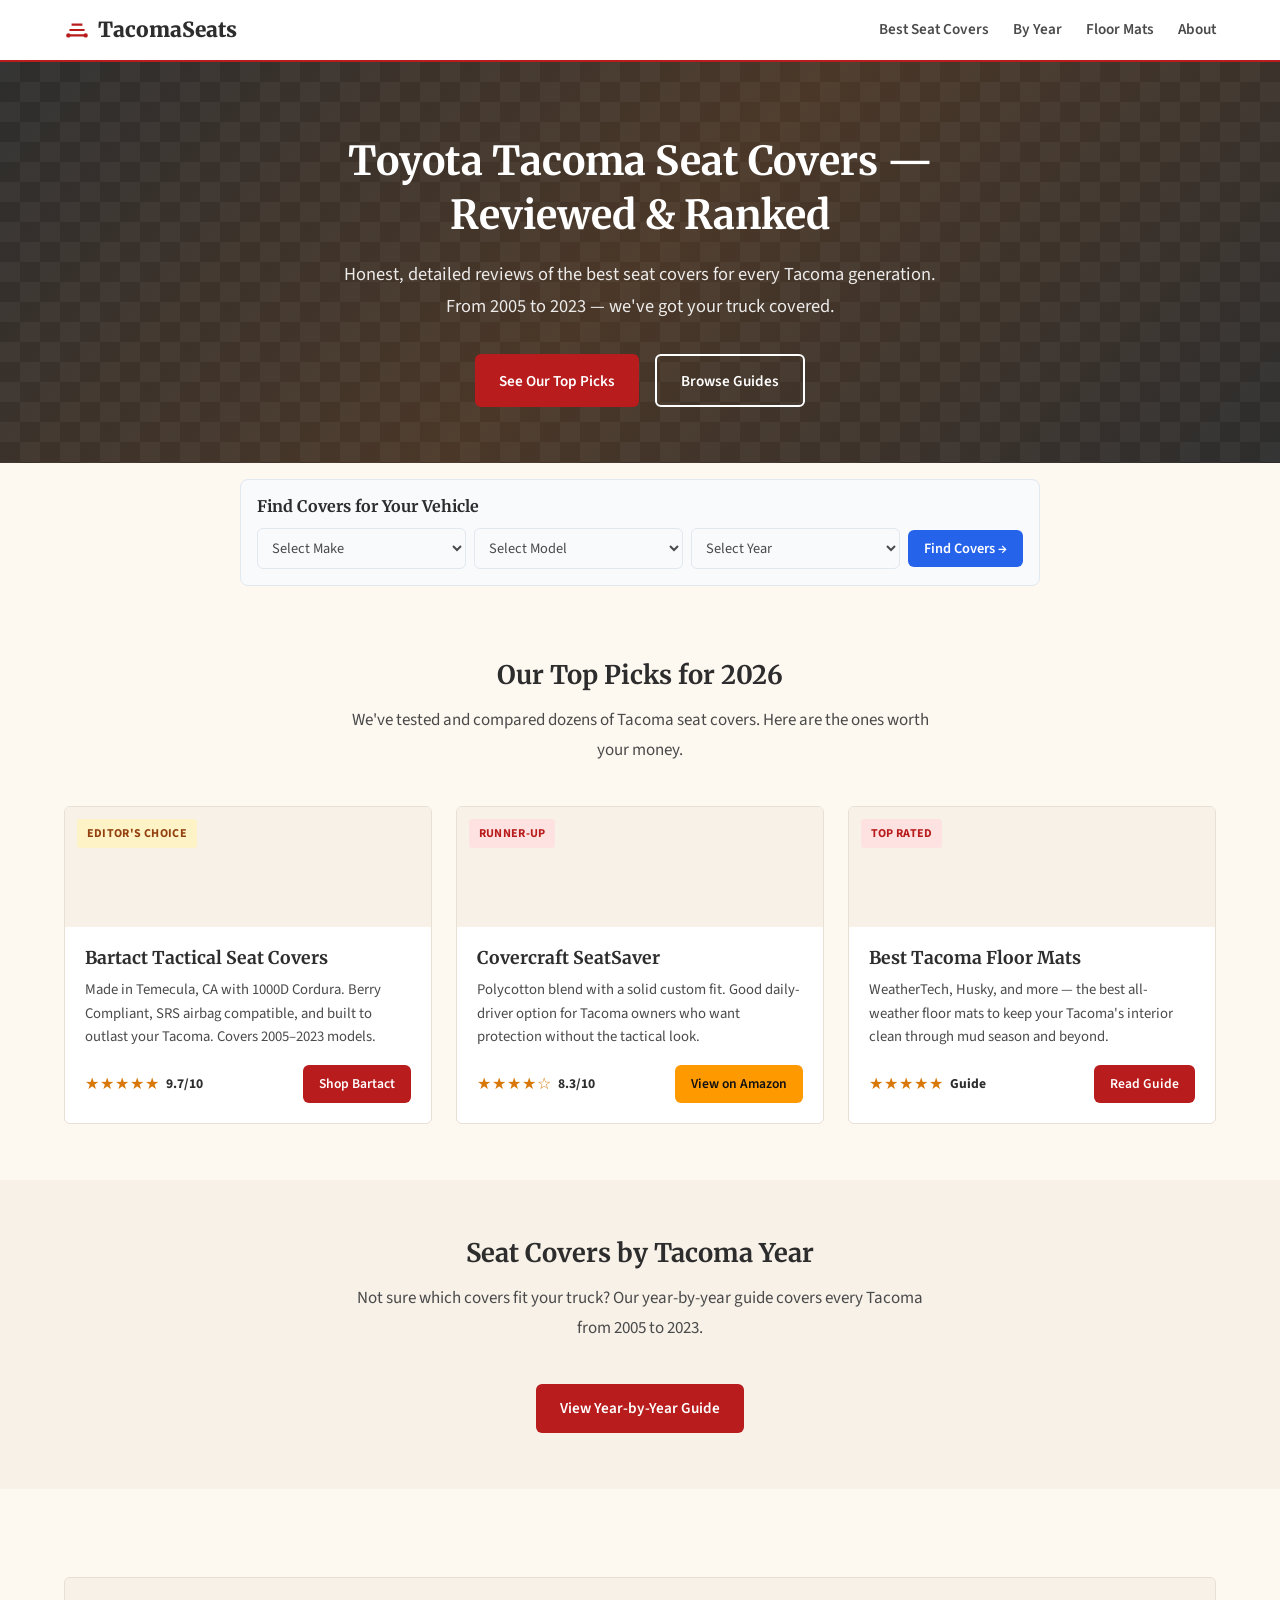
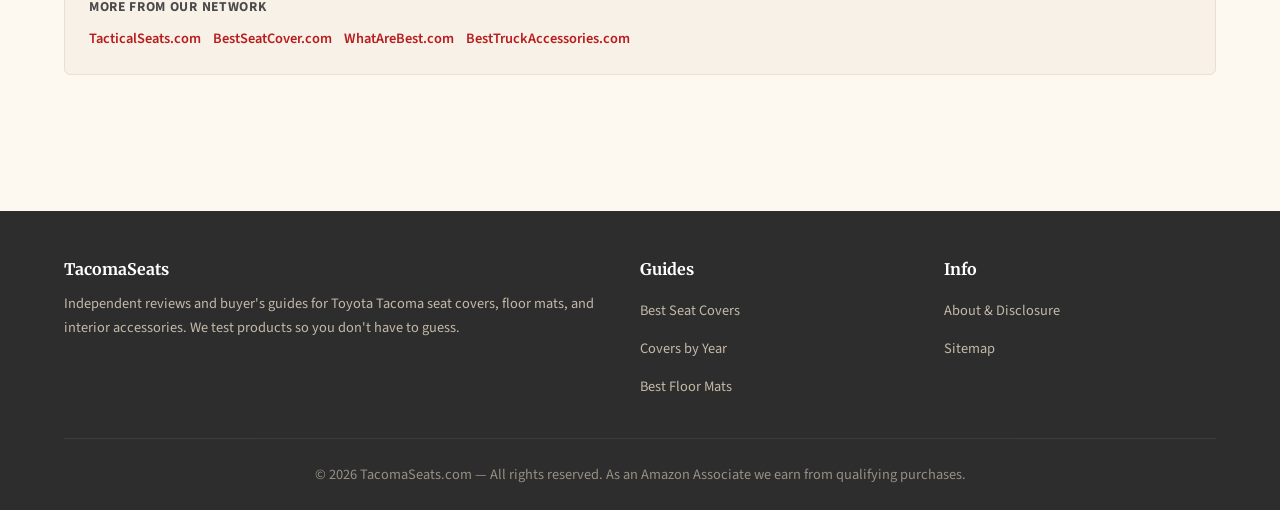
<file: index.html>
<!DOCTYPE html>
<html lang="en">
<head>
  <meta charset="UTF-8">
  <meta name="viewport" content="width=device-width, initial-scale=1.0">
  <title>Tacoma Seats — Best Seat Covers for Toyota Tacoma</title>
  <meta name="description" content="Find the best seat covers for your Toyota Tacoma. Expert reviews, year-by-year guides, and honest recommendations for 2005-2023 models.">
  <meta name="robots" content="index, follow">
  <link rel="canonical" href="https://tacomaseats.com/">
  <link rel="preconnect" href="https://fonts.googleapis.com">
  <link rel="preconnect" href="https://fonts.gstatic.com" crossorigin>
  <link href="https://fonts.googleapis.com/css2?family=Merriweather:wght@400;700;900&family=Source+Sans+Pro:wght@400;600;700&display=swap" rel="stylesheet">
  <link rel="stylesheet" href="css/style.css">

  <!-- Open Graph -->
  <meta property="og:title" content="Tacoma Seats — Best Seat Covers for Toyota Tacoma">
  <meta property="og:description" content="Expert reviews of the best seat covers for Toyota Tacoma. Honest buyer's guides for 2005-2023 models.">
  <meta property="og:type" content="website">
  <meta property="og:url" content="https://tacomaseats.com/">
  <meta property="og:site_name" content="Tacoma Seats">

  <!-- JSON-LD: WebSite -->
  <script type="application/ld+json">
  {
    "@context": "https://schema.org",
    "@type": "WebSite",
    "name": "Tacoma Seats",
    "url": "https://tacomaseats.com/",
    "description": "Expert reviews and buyer's guides for Toyota Tacoma seat covers and accessories.",
    "potentialAction": {
      "@type": "SearchAction",
      "target": "https://tacomaseats.com/?q={search_term_string}",
      "query-input": "required name=search_term_string"
    }
  }
  </script>

  <!-- JSON-LD: BreadcrumbList -->
  <script type="application/ld+json">
  {
    "@context": "https://schema.org",
    "@type": "BreadcrumbList",
    "itemListElement": [
      {
        "@type": "ListItem",
        "position": 1,
        "name": "Home",
        "item": "https://tacomaseats.com/"
      }
    ]
  }
  </script>
</head>
<body>

  <!-- Navbar -->
  <nav class="navbar" role="navigation" aria-label="Main navigation">
    <div class="container">
      <a href="/" class="navbar-brand">
        <svg xmlns="http://www.w3.org/2000/svg" viewBox="0 0 24 24" fill="none" stroke="currentColor" stroke-width="2"><path d="M5 17h14M5 12h14M7 7h10"/><circle cx="4" cy="17" r="1" fill="currentColor"/><circle cx="20" cy="17" r="1" fill="currentColor"/></svg>
        TacomaSeats
      </a>
      <button class="nav-toggle" aria-label="Toggle navigation" aria-expanded="false">
        <svg xmlns="http://www.w3.org/2000/svg" fill="none" viewBox="0 0 24 24" stroke="currentColor" stroke-width="2"><path stroke-linecap="round" stroke-linejoin="round" d="M4 6h16M4 12h16M4 18h16"/></svg>
      </button>
      <ul class="nav-links">
        <li><a href="best-tacoma-seat-covers.html">Best Seat Covers</a></li>
        <li><a href="tacoma-seat-covers-by-year.html">By Year</a></li>
        <li><a href="best-tacoma-floor-mats.html">Floor Mats</a></li>
        <li><a href="about.html">About</a></li>
      </ul>
    </div>
  </nav>

  <!-- Hero -->
  <section class="hero">
    <div class="container">
      <h1>Toyota Tacoma Seat Covers — Reviewed &amp; Ranked</h1>
      <p>Honest, detailed reviews of the best seat covers for every Tacoma generation. From 2005 to 2023 — we've got your truck covered.</p>
      <div class="hero-buttons">
        <a href="best-tacoma-seat-covers.html" class="btn btn-primary">See Our Top Picks</a>
        <a href="#featured" class="btn btn-outline">Browse Guides</a>
      </div>
    </div>
  </section>

<div class="vehicle-finder">
  <h3>Find Covers for Your Vehicle</h3>
  <div class="vehicle-finder-form">
    <select id="vf-make" aria-label="Select Make"><option value="">Select Make</option><option value="Jeep">Jeep</option><option value="Toyota">Toyota</option><option value="Ford">Ford</option></select>
    <select id="vf-model" aria-label="Select Model"><option value="">Select Model</option></select>
    <select id="vf-year" aria-label="Select Year"><option value="">Select Year</option></select>
    <button type="button" id="vf-go">Find Covers &rarr;</button>
  </div>
</div>

  <!-- Featured Picks -->
  <section class="section" id="featured">
    <div class="container">
      <div class="section-header">
        <h2>Our Top Picks for 2026</h2>
        <p>We've tested and compared dozens of Tacoma seat covers. Here are the ones worth your money.</p>
      </div>
      <div class="card-grid">

        <!-- Card 1: Bartact -->
        <div class="card">
          <div class="card-image"><span class="card-badge card-badge-gold">Editor's Choice</span></div>
          <div class="card-body">
            <h3 class="card-title"><a href="best-tacoma-seat-covers.html">Bartact Tactical Seat Covers</a></h3>
            <p class="card-text">Made in Temecula, CA with 1000D Cordura. Berry Compliant, SRS airbag compatible, and built to outlast your Tacoma. Covers 2005–2023 models.</p>
            <div class="card-footer">
              <div class="rating">
                <span class="stars">★★★★★</span>
                <span class="rating-score">9.7/10</span>
              </div>
              <a href="https://bullstrap.com/collections/toyota-tacoma-seat-covers-1" target="_blank" rel="noopener" class="btn btn-primary btn-sm" target="_blank" rel="noopener">Shop Bartact</a>
            </div>
          </div>
        </div>

        <!-- Card 2: Covercraft -->
        <div class="card">
          <div class="card-image"><span class="card-badge">Runner-Up</span></div>
          <div class="card-body">
            <h3 class="card-title"><a href="best-tacoma-seat-covers.html#covercraft">Covercraft SeatSaver</a></h3>
            <p class="card-text">Polycotton blend with a solid custom fit. Good daily-driver option for Tacoma owners who want protection without the tactical look.</p>
            <div class="card-footer">
              <div class="rating">
                <span class="stars">★★★★☆</span>
                <span class="rating-score">8.3/10</span>
              </div>
              <a href="https://www.amazon.com/dp/B00KMMERLI?tag=brazenprodu01-20" class="btn btn-amazon btn-sm" target="_blank" rel="noopener nofollow">View on Amazon</a>
            </div>
          </div>
        </div>

        <!-- Card 3: Floor Mats -->
        <div class="card">
          <div class="card-image"><span class="card-badge">Top Rated</span></div>
          <div class="card-body">
            <h3 class="card-title"><a href="best-tacoma-floor-mats.html">Best Tacoma Floor Mats</a></h3>
            <p class="card-text">WeatherTech, Husky, and more — the best all-weather floor mats to keep your Tacoma's interior clean through mud season and beyond.</p>
            <div class="card-footer">
              <div class="rating">
                <span class="stars">★★★★★</span>
                <span class="rating-score">Guide</span>
              </div>
              <a href="best-tacoma-floor-mats.html" class="btn btn-primary btn-sm">Read Guide</a>
            </div>
          </div>
        </div>

      </div>
    </div>
  </section>

  <!-- Year Guide Teaser -->
  <section class="section" style="background: var(--color-sidebar-bg);">
    <div class="container">
      <div class="section-header">
        <h2>Seat Covers by Tacoma Year</h2>
        <p>Not sure which covers fit your truck? Our year-by-year guide covers every Tacoma from 2005 to 2023.</p>
      </div>
      <div style="text-align:center;">
        <a href="tacoma-seat-covers-by-year.html" class="btn btn-primary">View Year-by-Year Guide</a>
      </div>
    </div>
  </section>

  <!-- Cross-Links -->
  <section class="section">
    <div class="container">
      <div class="cross-links">
        <h4>More from Our Network</h4>
        <ul class="cross-links-list">
          <li><a href="https://tacticalseats.com" target="_blank" rel="noopener">TacticalSeats.com</a></li>
          <li><a href="https://bestseatcover.com" target="_blank" rel="noopener">BestSeatCover.com</a></li>
          <li><a href="https://whatarebest.com" target="_blank" rel="noopener">WhatAreBest.com</a></li>
          <li><a href="https://besttruckaccessories.com" target="_blank" rel="noopener">BestTruckAccessories.com</a></li>
        </ul>
      </div>
    </div>
  </section>

  <!-- Footer -->
  <footer class="footer">
    <div class="container">
      <div class="footer-grid">
        <div>
          <h4>TacomaSeats</h4>
          <p>Independent reviews and buyer's guides for Toyota Tacoma seat covers, floor mats, and interior accessories. We test products so you don't have to guess.</p>
        </div>
        <div>
          <h4>Guides</h4>
          <ul>
            <li><a href="best-tacoma-seat-covers.html">Best Seat Covers</a></li>
            <li><a href="tacoma-seat-covers-by-year.html">Covers by Year</a></li>
            <li><a href="best-tacoma-floor-mats.html">Best Floor Mats</a></li>
          </ul>
        </div>
        <div>
          <h4>Info</h4>
          <ul>
            <li><a href="about.html">About &amp; Disclosure</a></li>
            <li><a href="sitemap.xml">Sitemap</a></li>
          </ul>
        </div>
      </div>
      <div class="footer-bottom">
        <p>&copy; 2026 TacomaSeats.com — All rights reserved. As an Amazon Associate we earn from qualifying purchases.</p>
      </div>
    </div>
  </footer>

  <script src="js/main.js"></script>
</body>
</html>
</file>
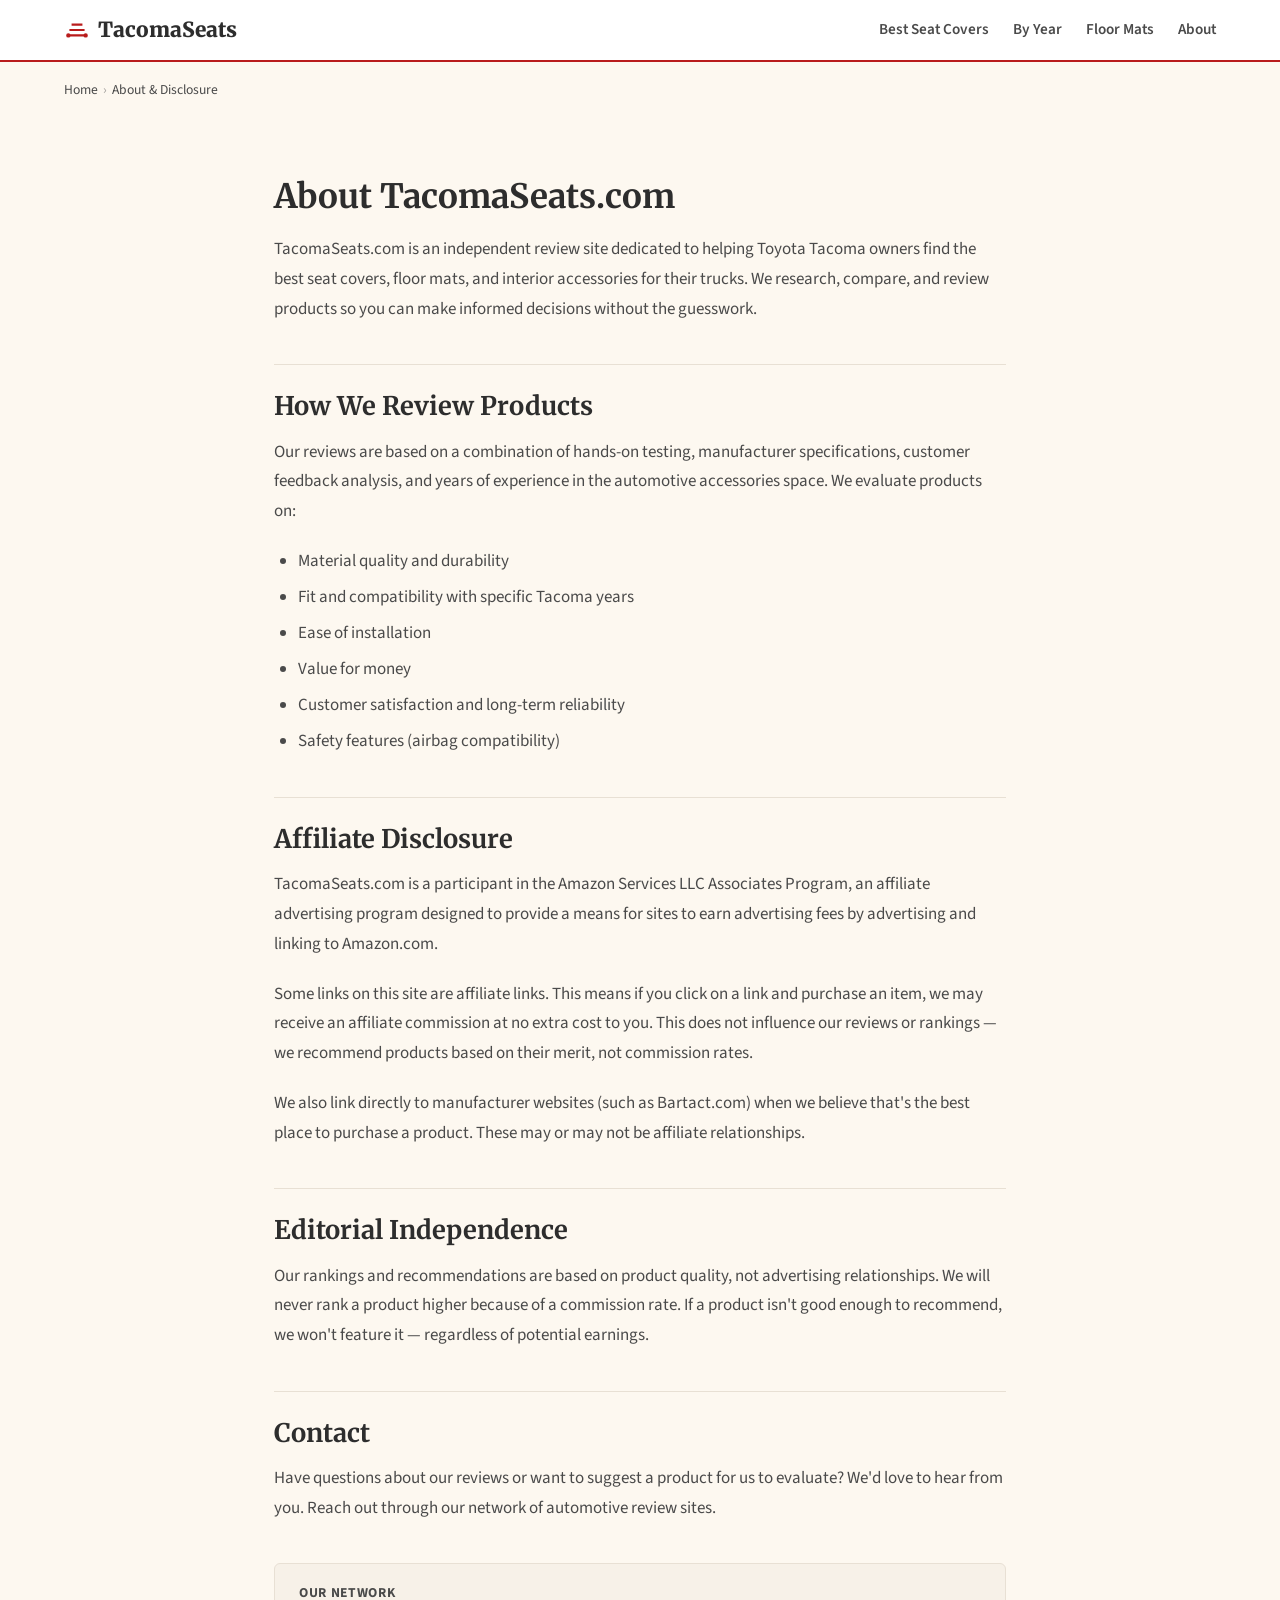
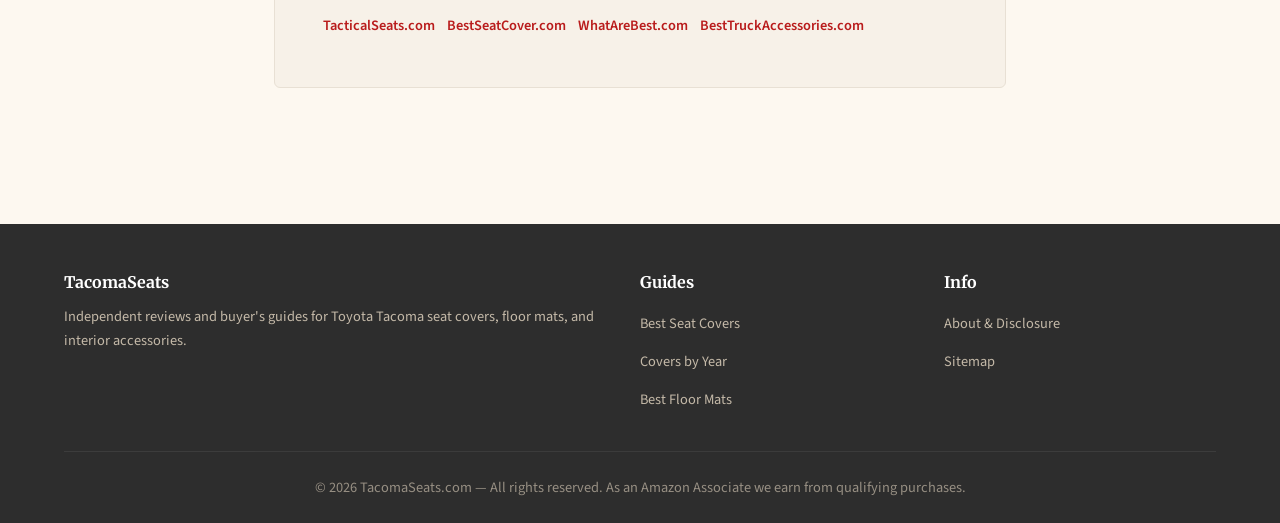
<file: about.html>
<!DOCTYPE html>
<html lang="en">
<head>
  <meta charset="UTF-8">
  <meta name="viewport" content="width=device-width, initial-scale=1.0">
  <title>About &amp; Affiliate Disclosure — Tacoma Seats</title>
  <meta name="description" content="About TacomaSeats.com and our affiliate disclosure. Learn how we review products and earn commissions.">
  <meta name="robots" content="index, follow">
  <link rel="canonical" href="https://tacomaseats.com/about.html">
  <link rel="preconnect" href="https://fonts.googleapis.com">
  <link rel="preconnect" href="https://fonts.gstatic.com" crossorigin>
  <link href="https://fonts.googleapis.com/css2?family=Merriweather:wght@400;700;900&family=Source+Sans+Pro:wght@400;600;700&display=swap" rel="stylesheet">
  <link rel="stylesheet" href="css/style.css">

  <meta property="og:title" content="About & Affiliate Disclosure — Tacoma Seats">
  <meta property="og:description" content="About TacomaSeats.com — how we review products and our affiliate disclosure.">
  <meta property="og:type" content="website">
  <meta property="og:url" content="https://tacomaseats.com/about.html">
  <meta property="og:site_name" content="Tacoma Seats">
</head>
<body>

  <nav class="navbar" role="navigation" aria-label="Main navigation">
    <div class="container">
      <a href="/" class="navbar-brand">
        <svg xmlns="http://www.w3.org/2000/svg" viewBox="0 0 24 24" fill="none" stroke="currentColor" stroke-width="2"><path d="M5 17h14M5 12h14M7 7h10"/><circle cx="4" cy="17" r="1" fill="currentColor"/><circle cx="20" cy="17" r="1" fill="currentColor"/></svg>
        TacomaSeats
      </a>
      <button class="nav-toggle" aria-label="Toggle navigation" aria-expanded="false">
        <svg xmlns="http://www.w3.org/2000/svg" fill="none" viewBox="0 0 24 24" stroke="currentColor" stroke-width="2"><path stroke-linecap="round" stroke-linejoin="round" d="M4 6h16M4 12h16M4 18h16"/></svg>
      </button>
      <ul class="nav-links">
        <li><a href="best-tacoma-seat-covers.html">Best Seat Covers</a></li>
        <li><a href="tacoma-seat-covers-by-year.html">By Year</a></li>
        <li><a href="best-tacoma-floor-mats.html">Floor Mats</a></li>
        <li><a href="about.html">About</a></li>
      </ul>
    </div>
  </nav>

  <div class="container">
    <nav class="breadcrumbs" aria-label="Breadcrumb">
      <ol>
        <li><a href="/">Home</a></li>
        <li>About &amp; Disclosure</li>
      </ol>
    </nav>
  </div>

  <section class="section">
    <div class="container" style="max-width:780px;">
      <article class="article-content">
        <h1>About TacomaSeats.com</h1>

        <p>TacomaSeats.com is an independent review site dedicated to helping Toyota Tacoma owners find the best seat covers, floor mats, and interior accessories for their trucks. We research, compare, and review products so you can make informed decisions without the guesswork.</p>

        <h2>How We Review Products</h2>
        <p>Our reviews are based on a combination of hands-on testing, manufacturer specifications, customer feedback analysis, and years of experience in the automotive accessories space. We evaluate products on:</p>
        <ul>
          <li>Material quality and durability</li>
          <li>Fit and compatibility with specific Tacoma years</li>
          <li>Ease of installation</li>
          <li>Value for money</li>
          <li>Customer satisfaction and long-term reliability</li>
          <li>Safety features (airbag compatibility)</li>
        </ul>

        <h2>Affiliate Disclosure</h2>
        <p>TacomaSeats.com is a participant in the Amazon Services LLC Associates Program, an affiliate advertising program designed to provide a means for sites to earn advertising fees by advertising and linking to Amazon.com.</p>

        <p>Some links on this site are affiliate links. This means if you click on a link and purchase an item, we may receive an affiliate commission at no extra cost to you. This does not influence our reviews or rankings — we recommend products based on their merit, not commission rates.</p>

        <p>We also link directly to manufacturer websites (such as Bartact.com) when we believe that's the best place to purchase a product. These may or may not be affiliate relationships.</p>

        <h2>Editorial Independence</h2>
        <p>Our rankings and recommendations are based on product quality, not advertising relationships. We will never rank a product higher because of a commission rate. If a product isn't good enough to recommend, we won't feature it — regardless of potential earnings.</p>

        <h2>Contact</h2>
        <p>Have questions about our reviews or want to suggest a product for us to evaluate? We'd love to hear from you. Reach out through our network of automotive review sites.</p>

        <div class="cross-links" style="margin-top:2.5rem;">
          <h4>Our Network</h4>
          <ul class="cross-links-list">
            <li><a href="https://tacticalseats.com" target="_blank" rel="noopener">TacticalSeats.com</a></li>
            <li><a href="https://bestseatcover.com" target="_blank" rel="noopener">BestSeatCover.com</a></li>
            <li><a href="https://whatarebest.com" target="_blank" rel="noopener">WhatAreBest.com</a></li>
            <li><a href="https://besttruckaccessories.com" target="_blank" rel="noopener">BestTruckAccessories.com</a></li>
          </ul>
        </div>
      </article>
    </div>
  </section>

  <footer class="footer">
    <div class="container">
      <div class="footer-grid">
        <div>
          <h4>TacomaSeats</h4>
          <p>Independent reviews and buyer's guides for Toyota Tacoma seat covers, floor mats, and interior accessories.</p>
        </div>
        <div>
          <h4>Guides</h4>
          <ul>
            <li><a href="best-tacoma-seat-covers.html">Best Seat Covers</a></li>
            <li><a href="tacoma-seat-covers-by-year.html">Covers by Year</a></li>
            <li><a href="best-tacoma-floor-mats.html">Best Floor Mats</a></li>
          </ul>
        </div>
        <div>
          <h4>Info</h4>
          <ul>
            <li><a href="about.html">About &amp; Disclosure</a></li>
            <li><a href="sitemap.xml">Sitemap</a></li>
          </ul>
        </div>
      </div>
      <div class="footer-bottom">
        <p>&copy; 2026 TacomaSeats.com — All rights reserved. As an Amazon Associate we earn from qualifying purchases.</p>
      </div>
    </div>
  </footer>

  <script src="js/main.js"></script>
</body>
</html>
</file>
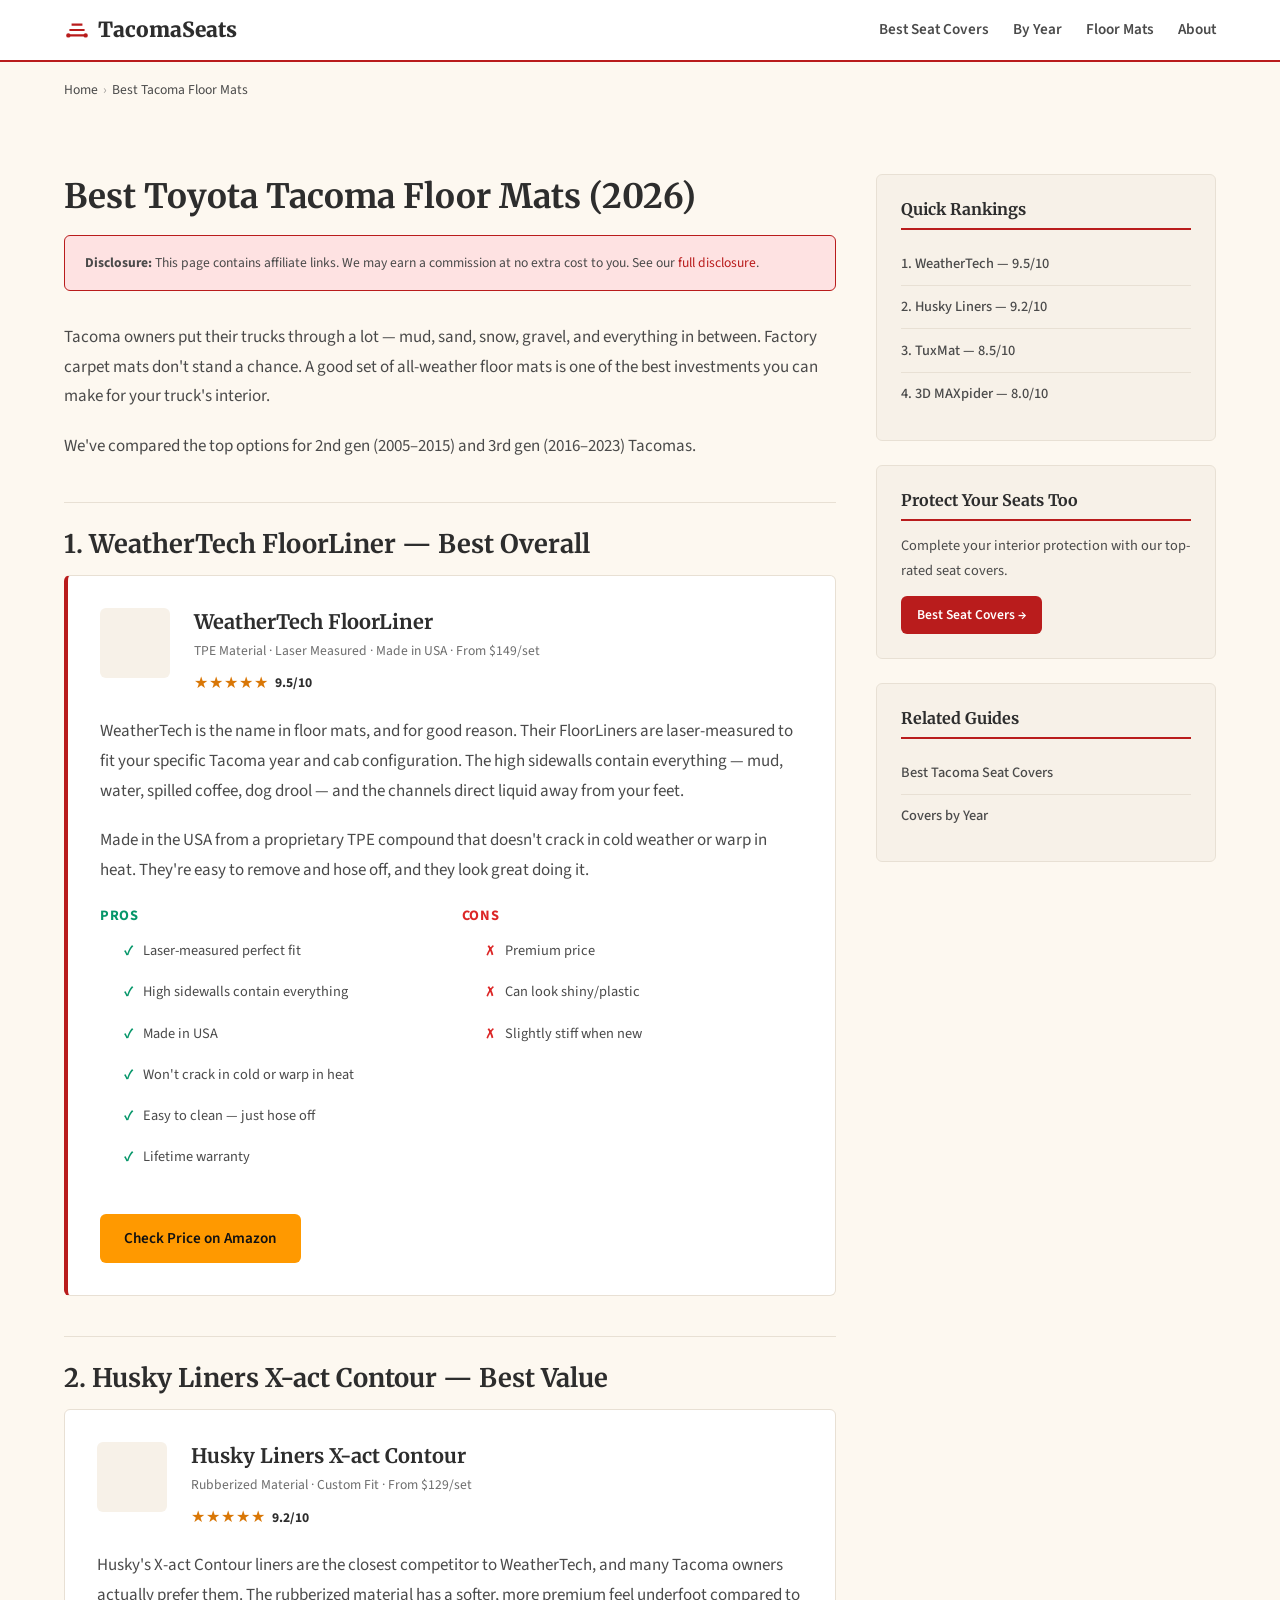
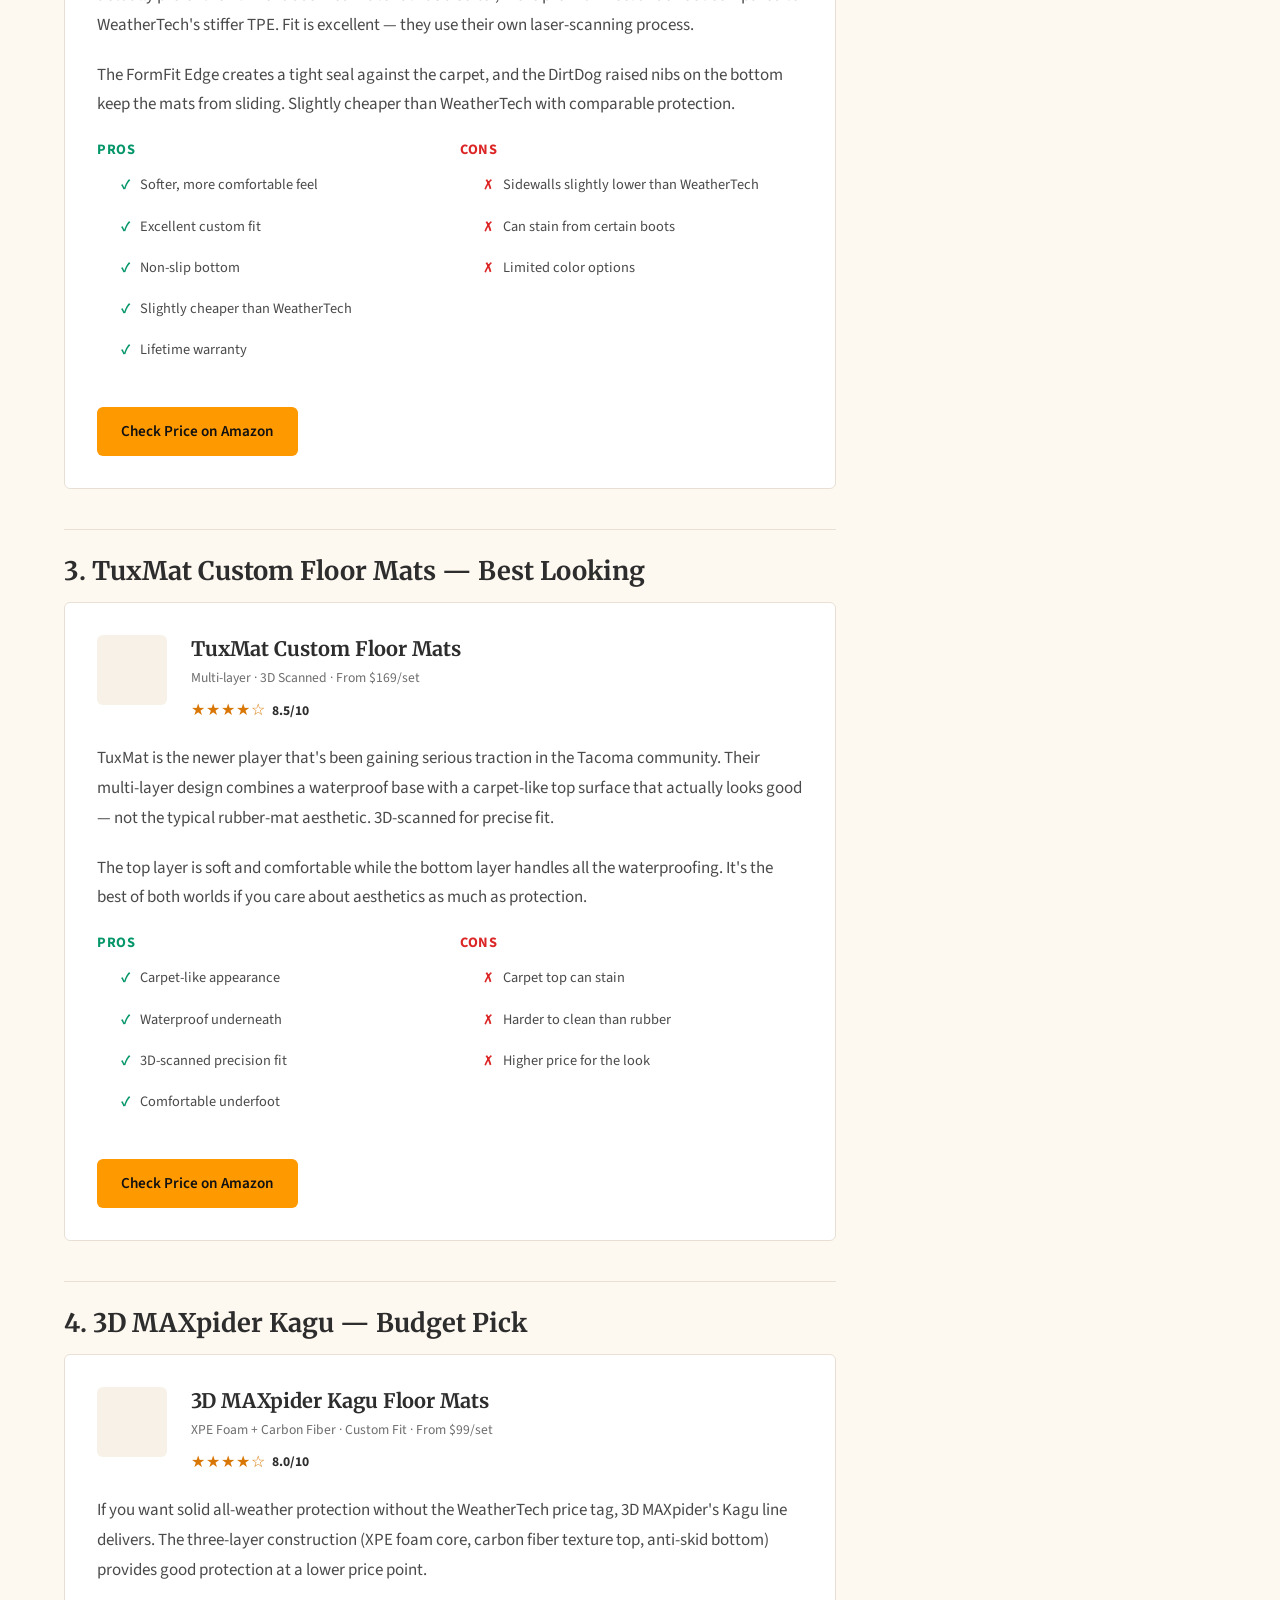
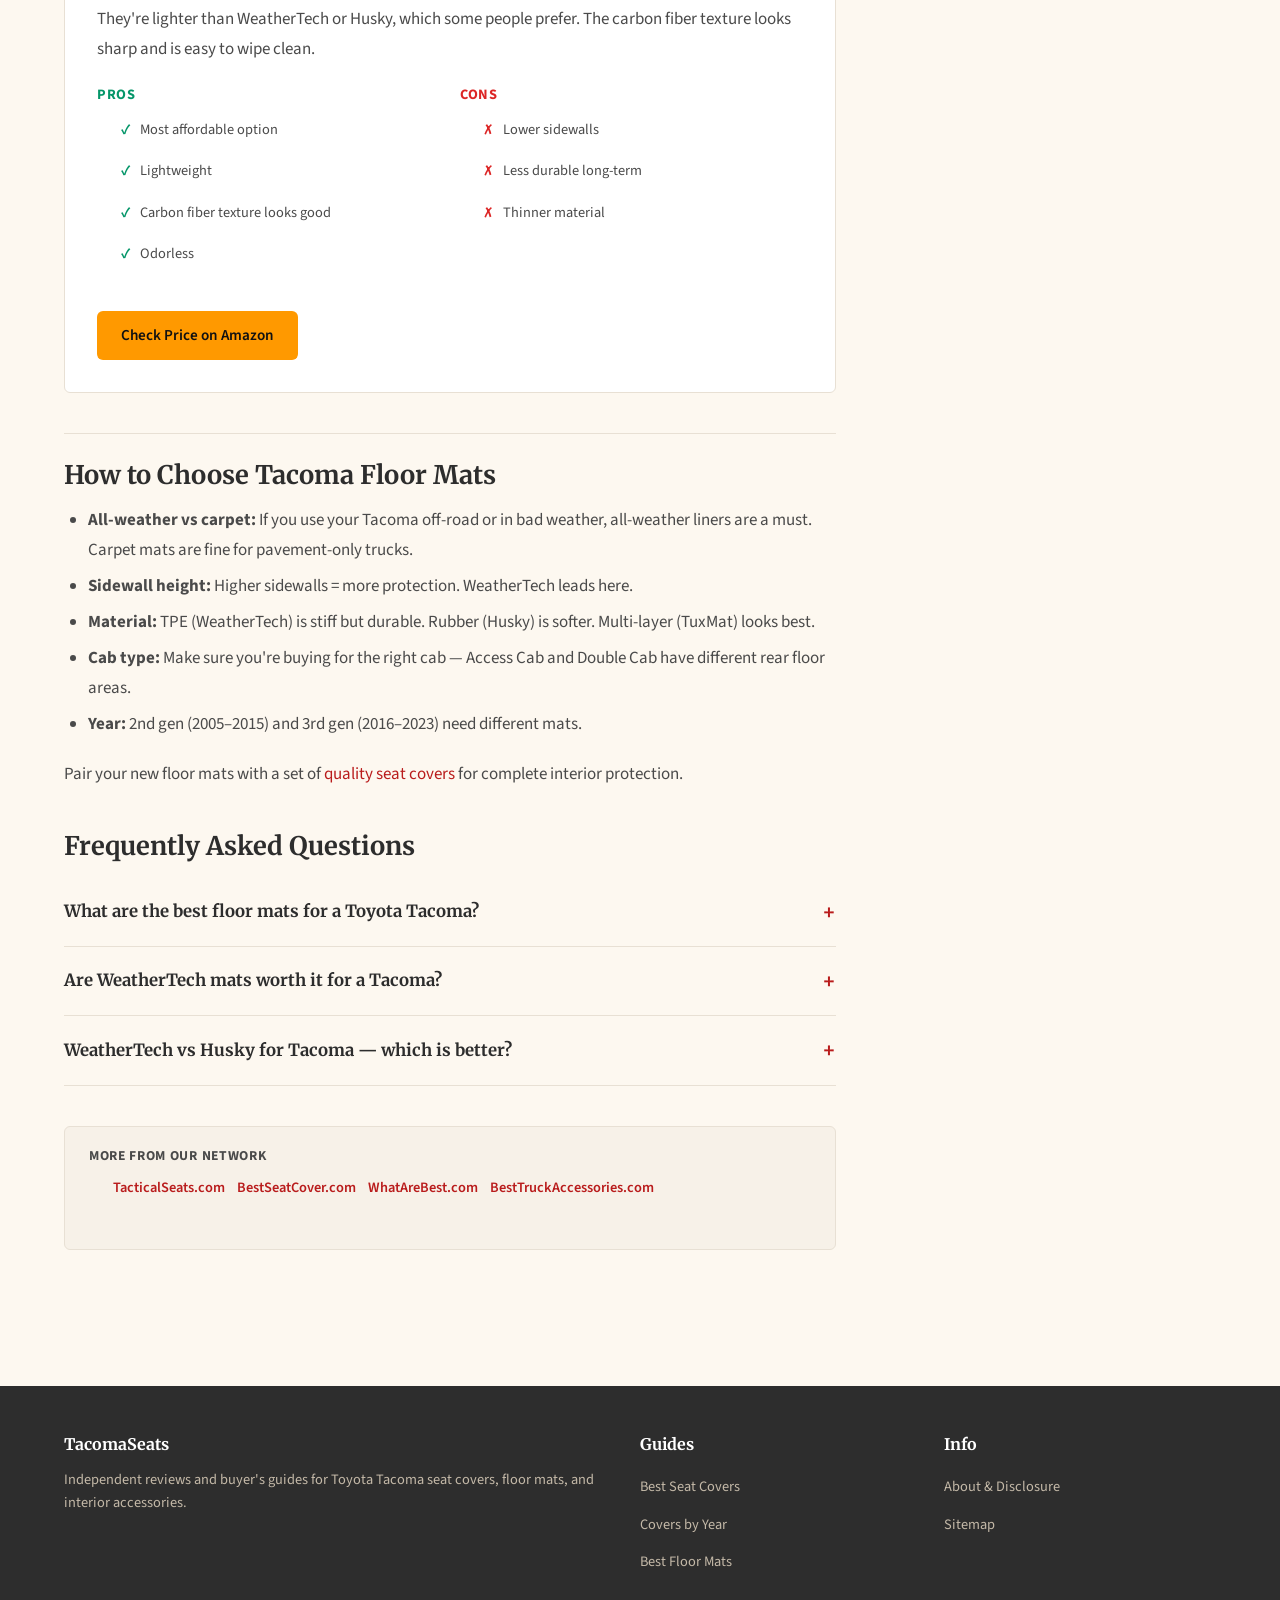
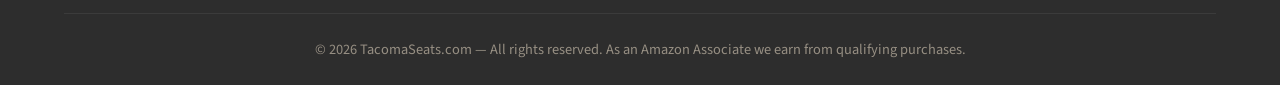
<file: best-tacoma-floor-mats.html>
<!DOCTYPE html>
<html lang="en">
<head>
  <meta charset="UTF-8">
  <meta name="viewport" content="width=device-width, initial-scale=1.0">
  <title>Best Toyota Tacoma Floor Mats (2026)</title>
  <meta name="description" content="Best floor mats for Toyota Tacoma in 2026. WeatherTech, Husky, TuxMat compared with pros, cons, and Amazon links.">
  <meta name="robots" content="index, follow">
  <link rel="canonical" href="https://tacomaseats.com/best-tacoma-floor-mats.html">
  <link rel="preconnect" href="https://fonts.googleapis.com">
  <link rel="preconnect" href="https://fonts.gstatic.com" crossorigin>
  <link href="https://fonts.googleapis.com/css2?family=Merriweather:wght@400;700;900&family=Source+Sans+Pro:wght@400;600;700&display=swap" rel="stylesheet">
  <link rel="stylesheet" href="css/style.css">

  <meta property="og:title" content="Best Toyota Tacoma Floor Mats (2026)">
  <meta property="og:description" content="Top-rated Tacoma floor mats compared. WeatherTech, Husky, TuxMat — find the best fit for your truck.">
  <meta property="og:type" content="article">
  <meta property="og:url" content="https://tacomaseats.com/best-tacoma-floor-mats.html">
  <meta property="og:site_name" content="Tacoma Seats">

  <script type="application/ld+json">
  {
    "@context": "https://schema.org",
    "@type": "Article",
    "headline": "Best Toyota Tacoma Floor Mats (2026)",
    "description": "Expert comparison of the best all-weather floor mats for Toyota Tacoma trucks.",
    "datePublished": "2026-04-15",
    "dateModified": "2026-04-15",
    "author": {"@type": "Organization", "name": "Tacoma Seats"},
    "publisher": {"@type": "Organization", "name": "Tacoma Seats", "url": "https://tacomaseats.com"},
    "mainEntityOfPage": "https://tacomaseats.com/best-tacoma-floor-mats.html"
  }
  </script>
  <script type="application/ld+json">
  {
    "@context": "https://schema.org",
    "@type": "FAQPage",
    "mainEntity": [
      {
        "@type": "Question",
        "name": "What are the best floor mats for a Toyota Tacoma?",
        "acceptedAnswer": {
          "@type": "Answer",
          "text": "WeatherTech FloorLiners are our top pick for Toyota Tacoma. They offer laser-measured fit, high sidewalls, and excellent protection against mud, water, and debris."
        }
      },
      {
        "@type": "Question",
        "name": "Are WeatherTech mats worth it for a Tacoma?",
        "acceptedAnswer": {
          "@type": "Answer",
          "text": "Yes. WeatherTech FloorLiners are laser-measured for a precise fit, have high sidewalls to contain spills, and are made in the USA. They're the gold standard for all-weather floor protection."
        }
      }
    ]
  }
  </script>
</head>
<body>

  <nav class="navbar" role="navigation" aria-label="Main navigation">
    <div class="container">
      <a href="/" class="navbar-brand">
        <svg xmlns="http://www.w3.org/2000/svg" viewBox="0 0 24 24" fill="none" stroke="currentColor" stroke-width="2"><path d="M5 17h14M5 12h14M7 7h10"/><circle cx="4" cy="17" r="1" fill="currentColor"/><circle cx="20" cy="17" r="1" fill="currentColor"/></svg>
        TacomaSeats
      </a>
      <button class="nav-toggle" aria-label="Toggle navigation" aria-expanded="false">
        <svg xmlns="http://www.w3.org/2000/svg" fill="none" viewBox="0 0 24 24" stroke="currentColor" stroke-width="2"><path stroke-linecap="round" stroke-linejoin="round" d="M4 6h16M4 12h16M4 18h16"/></svg>
      </button>
      <ul class="nav-links">
        <li><a href="best-tacoma-seat-covers.html">Best Seat Covers</a></li>
        <li><a href="tacoma-seat-covers-by-year.html">By Year</a></li>
        <li><a href="best-tacoma-floor-mats.html">Floor Mats</a></li>
        <li><a href="about.html">About</a></li>
      </ul>
    </div>
  </nav>

  <div class="container">
    <nav class="breadcrumbs" aria-label="Breadcrumb">
      <ol>
        <li><a href="/">Home</a></li>
        <li>Best Tacoma Floor Mats</li>
      </ol>
    </nav>
  </div>

  <section class="section">
    <div class="container">
      <div class="magazine-layout">
        <main class="main-content article-content">
          <h1>Best Toyota Tacoma Floor Mats (2026)</h1>

          <div class="disclosure-box">
            <strong>Disclosure:</strong> This page contains affiliate links. We may earn a commission at no extra cost to you. See our <a href="about.html">full disclosure</a>.
          </div>

          <p>Tacoma owners put their trucks through a lot — mud, sand, snow, gravel, and everything in between. Factory carpet mats don't stand a chance. A good set of all-weather floor mats is one of the best investments you can make for your truck's interior.</p>

          <p>We've compared the top options for 2nd gen (2005–2015) and 3rd gen (2016–2023) Tacomas.</p>

          <!-- #1 WeatherTech -->
          <h2 id="weathertech">1. WeatherTech FloorLiner — Best Overall</h2>
          <div class="product-review featured">
            <div class="product-header">
              <div class="product-icon"></div>
              <div class="product-info">
                <h3>WeatherTech FloorLiner</h3>
                <div class="product-meta">TPE Material · Laser Measured · Made in USA · From $149/set</div>
                <div class="rating" style="margin-top:0.4rem;">
                  <span class="stars">★★★★★</span>
                  <span class="rating-score">9.5/10</span>
                </div>
              </div>
            </div>
            <div class="product-description">
              <p>WeatherTech is the name in floor mats, and for good reason. Their FloorLiners are laser-measured to fit your specific Tacoma year and cab configuration. The high sidewalls contain everything — mud, water, spilled coffee, dog drool — and the channels direct liquid away from your feet.</p>
              <p>Made in the USA from a proprietary TPE compound that doesn't crack in cold weather or warp in heat. They're easy to remove and hose off, and they look great doing it.</p>
            </div>
            <div class="pros-cons">
              <div class="pros">
                <h4>Pros</h4>
                <ul>
                  <li>Laser-measured perfect fit</li>
                  <li>High sidewalls contain everything</li>
                  <li>Made in USA</li>
                  <li>Won't crack in cold or warp in heat</li>
                  <li>Easy to clean — just hose off</li>
                  <li>Lifetime warranty</li>
                </ul>
              </div>
              <div class="cons">
                <h4>Cons</h4>
                <ul>
                  <li>Premium price</li>
                  <li>Can look shiny/plastic</li>
                  <li>Slightly stiff when new</li>
                </ul>
              </div>
            </div>
            <div class="product-cta">
              <a href="https://www.amazon.com/s?k=WeatherTech+FloorLiner+Toyota+Tacoma&tag=brazenprodu01-20" class="btn btn-amazon" target="_blank" rel="noopener nofollow">Check Price on Amazon</a>
            </div>
          </div>

          <!-- #2 Husky -->
          <h2 id="husky">2. Husky Liners X-act Contour — Best Value</h2>
          <div class="product-review">
            <div class="product-header">
              <div class="product-icon"></div>
              <div class="product-info">
                <h3>Husky Liners X-act Contour</h3>
                <div class="product-meta">Rubberized Material · Custom Fit · From $129/set</div>
                <div class="rating" style="margin-top:0.4rem;">
                  <span class="stars">★★★★★</span>
                  <span class="rating-score">9.2/10</span>
                </div>
              </div>
            </div>
            <div class="product-description">
              <p>Husky's X-act Contour liners are the closest competitor to WeatherTech, and many Tacoma owners actually prefer them. The rubberized material has a softer, more premium feel underfoot compared to WeatherTech's stiffer TPE. Fit is excellent — they use their own laser-scanning process.</p>
              <p>The FormFit Edge creates a tight seal against the carpet, and the DirtDog raised nibs on the bottom keep the mats from sliding. Slightly cheaper than WeatherTech with comparable protection.</p>
            </div>
            <div class="pros-cons">
              <div class="pros">
                <h4>Pros</h4>
                <ul>
                  <li>Softer, more comfortable feel</li>
                  <li>Excellent custom fit</li>
                  <li>Non-slip bottom</li>
                  <li>Slightly cheaper than WeatherTech</li>
                  <li>Lifetime warranty</li>
                </ul>
              </div>
              <div class="cons">
                <h4>Cons</h4>
                <ul>
                  <li>Sidewalls slightly lower than WeatherTech</li>
                  <li>Can stain from certain boots</li>
                  <li>Limited color options</li>
                </ul>
              </div>
            </div>
            <div class="product-cta">
              <a href="https://www.amazon.com/s?k=Husky+Liners+X-act+Contour+Toyota+Tacoma&tag=brazenprodu01-20" class="btn btn-amazon" target="_blank" rel="noopener nofollow">Check Price on Amazon</a>
            </div>
          </div>

          <!-- #3 TuxMat -->
          <h2 id="tuxmat">3. TuxMat Custom Floor Mats — Best Looking</h2>
          <div class="product-review">
            <div class="product-header">
              <div class="product-icon"></div>
              <div class="product-info">
                <h3>TuxMat Custom Floor Mats</h3>
                <div class="product-meta">Multi-layer · 3D Scanned · From $169/set</div>
                <div class="rating" style="margin-top:0.4rem;">
                  <span class="stars">★★★★☆</span>
                  <span class="rating-score">8.5/10</span>
                </div>
              </div>
            </div>
            <div class="product-description">
              <p>TuxMat is the newer player that's been gaining serious traction in the Tacoma community. Their multi-layer design combines a waterproof base with a carpet-like top surface that actually looks good — not the typical rubber-mat aesthetic. 3D-scanned for precise fit.</p>
              <p>The top layer is soft and comfortable while the bottom layer handles all the waterproofing. It's the best of both worlds if you care about aesthetics as much as protection.</p>
            </div>
            <div class="pros-cons">
              <div class="pros">
                <h4>Pros</h4>
                <ul>
                  <li>Carpet-like appearance</li>
                  <li>Waterproof underneath</li>
                  <li>3D-scanned precision fit</li>
                  <li>Comfortable underfoot</li>
                </ul>
              </div>
              <div class="cons">
                <h4>Cons</h4>
                <ul>
                  <li>Carpet top can stain</li>
                  <li>Harder to clean than rubber</li>
                  <li>Higher price for the look</li>
                </ul>
              </div>
            </div>
            <div class="product-cta">
              <a href="https://www.amazon.com/s?k=TuxMat+Toyota+Tacoma+floor+mats&tag=brazenprodu01-20" class="btn btn-amazon" target="_blank" rel="noopener nofollow">Check Price on Amazon</a>
            </div>
          </div>

          <!-- #4 3D MAXpider -->
          <h2 id="maxpider">4. 3D MAXpider Kagu — Budget Pick</h2>
          <div class="product-review">
            <div class="product-header">
              <div class="product-icon"></div>
              <div class="product-info">
                <h3>3D MAXpider Kagu Floor Mats</h3>
                <div class="product-meta">XPE Foam + Carbon Fiber · Custom Fit · From $99/set</div>
                <div class="rating" style="margin-top:0.4rem;">
                  <span class="stars">★★★★☆</span>
                  <span class="rating-score">8.0/10</span>
                </div>
              </div>
            </div>
            <div class="product-description">
              <p>If you want solid all-weather protection without the WeatherTech price tag, 3D MAXpider's Kagu line delivers. The three-layer construction (XPE foam core, carbon fiber texture top, anti-skid bottom) provides good protection at a lower price point.</p>
              <p>They're lighter than WeatherTech or Husky, which some people prefer. The carbon fiber texture looks sharp and is easy to wipe clean.</p>
            </div>
            <div class="pros-cons">
              <div class="pros">
                <h4>Pros</h4>
                <ul>
                  <li>Most affordable option</li>
                  <li>Lightweight</li>
                  <li>Carbon fiber texture looks good</li>
                  <li>Odorless</li>
                </ul>
              </div>
              <div class="cons">
                <h4>Cons</h4>
                <ul>
                  <li>Lower sidewalls</li>
                  <li>Less durable long-term</li>
                  <li>Thinner material</li>
                </ul>
              </div>
            </div>
            <div class="product-cta">
              <a href="https://www.amazon.com/s?k=3D+MAXpider+Kagu+Toyota+Tacoma&tag=brazenprodu01-20" class="btn btn-amazon" target="_blank" rel="noopener nofollow">Check Price on Amazon</a>
            </div>
          </div>

          <!-- Buying Guide -->
          <h2>How to Choose Tacoma Floor Mats</h2>
          <ul>
            <li><strong>All-weather vs carpet:</strong> If you use your Tacoma off-road or in bad weather, all-weather liners are a must. Carpet mats are fine for pavement-only trucks.</li>
            <li><strong>Sidewall height:</strong> Higher sidewalls = more protection. WeatherTech leads here.</li>
            <li><strong>Material:</strong> TPE (WeatherTech) is stiff but durable. Rubber (Husky) is softer. Multi-layer (TuxMat) looks best.</li>
            <li><strong>Cab type:</strong> Make sure you're buying for the right cab — Access Cab and Double Cab have different rear floor areas.</li>
            <li><strong>Year:</strong> 2nd gen (2005–2015) and 3rd gen (2016–2023) need different mats.</li>
          </ul>

          <p>Pair your new floor mats with a set of <a href="best-tacoma-seat-covers.html">quality seat covers</a> for complete interior protection.</p>

          <!-- FAQ -->
          <div class="faq-section">
            <h2>Frequently Asked Questions</h2>

            <details class="faq-item">
              <summary>What are the best floor mats for a Toyota Tacoma?</summary>
              <div class="faq-answer">
                <p>WeatherTech FloorLiners are our top pick. They offer laser-measured fit, high sidewalls, and excellent protection against mud, water, and debris. Made in the USA with a lifetime warranty.</p>
              </div>
            </details>

            <details class="faq-item">
              <summary>Are WeatherTech mats worth it for a Tacoma?</summary>
              <div class="faq-answer">
                <p>Yes. The laser-measured fit, high sidewalls, and lifetime warranty make them the best long-term investment for protecting your Tacoma's floors. Husky Liners are a close second at a slightly lower price.</p>
              </div>
            </details>

            <details class="faq-item">
              <summary>WeatherTech vs Husky for Tacoma — which is better?</summary>
              <div class="faq-answer">
                <p>Both are excellent. WeatherTech has slightly higher sidewalls and a stiffer material. Husky X-act Contour has a softer feel and is slightly cheaper. You can't go wrong with either — it comes down to personal preference.</p>
              </div>
            </details>
          </div>

          <div class="cross-links" style="margin-top:2.5rem;">
            <h4>More from Our Network</h4>
            <ul class="cross-links-list">
              <li><a href="https://tacticalseats.com" target="_blank" rel="noopener">TacticalSeats.com</a></li>
              <li><a href="https://bestseatcover.com" target="_blank" rel="noopener">BestSeatCover.com</a></li>
              <li><a href="https://whatarebest.com" target="_blank" rel="noopener">WhatAreBest.com</a></li>
              <li><a href="https://besttruckaccessories.com" target="_blank" rel="noopener">BestTruckAccessories.com</a></li>
            </ul>
          </div>

        </main>

        <aside class="sidebar">
          <div class="sidebar-widget">
            <h3>Quick Rankings</h3>
            <ul>
              <li><a href="#weathertech">1. WeatherTech — 9.5/10</a></li>
              <li><a href="#husky">2. Husky Liners — 9.2/10</a></li>
              <li><a href="#tuxmat">3. TuxMat — 8.5/10</a></li>
              <li><a href="#maxpider">4. 3D MAXpider — 8.0/10</a></li>
            </ul>
          </div>
          <div class="sidebar-widget">
            <h3>Protect Your Seats Too</h3>
            <p style="font-size:0.9rem;margin-bottom:0.75rem;">Complete your interior protection with our top-rated seat covers.</p>
            <a href="best-tacoma-seat-covers.html" class="btn btn-primary btn-sm">Best Seat Covers →</a>
          </div>
          <div class="sidebar-widget">
            <h3>Related Guides</h3>
            <ul>
              <li><a href="best-tacoma-seat-covers.html">Best Tacoma Seat Covers</a></li>
              <li><a href="tacoma-seat-covers-by-year.html">Covers by Year</a></li>
            </ul>
          </div>
        </aside>
      </div>
    </div>
  </section>

  <footer class="footer">
    <div class="container">
      <div class="footer-grid">
        <div>
          <h4>TacomaSeats</h4>
          <p>Independent reviews and buyer's guides for Toyota Tacoma seat covers, floor mats, and interior accessories.</p>
        </div>
        <div>
          <h4>Guides</h4>
          <ul>
            <li><a href="best-tacoma-seat-covers.html">Best Seat Covers</a></li>
            <li><a href="tacoma-seat-covers-by-year.html">Covers by Year</a></li>
            <li><a href="best-tacoma-floor-mats.html">Best Floor Mats</a></li>
          </ul>
        </div>
        <div>
          <h4>Info</h4>
          <ul>
            <li><a href="about.html">About &amp; Disclosure</a></li>
            <li><a href="sitemap.xml">Sitemap</a></li>
          </ul>
        </div>
      </div>
      <div class="footer-bottom">
        <p>&copy; 2026 TacomaSeats.com — All rights reserved. As an Amazon Associate we earn from qualifying purchases.</p>
      </div>
    </div>
  </footer>

  <script src="js/main.js"></script>
</body>
</html>
</file>
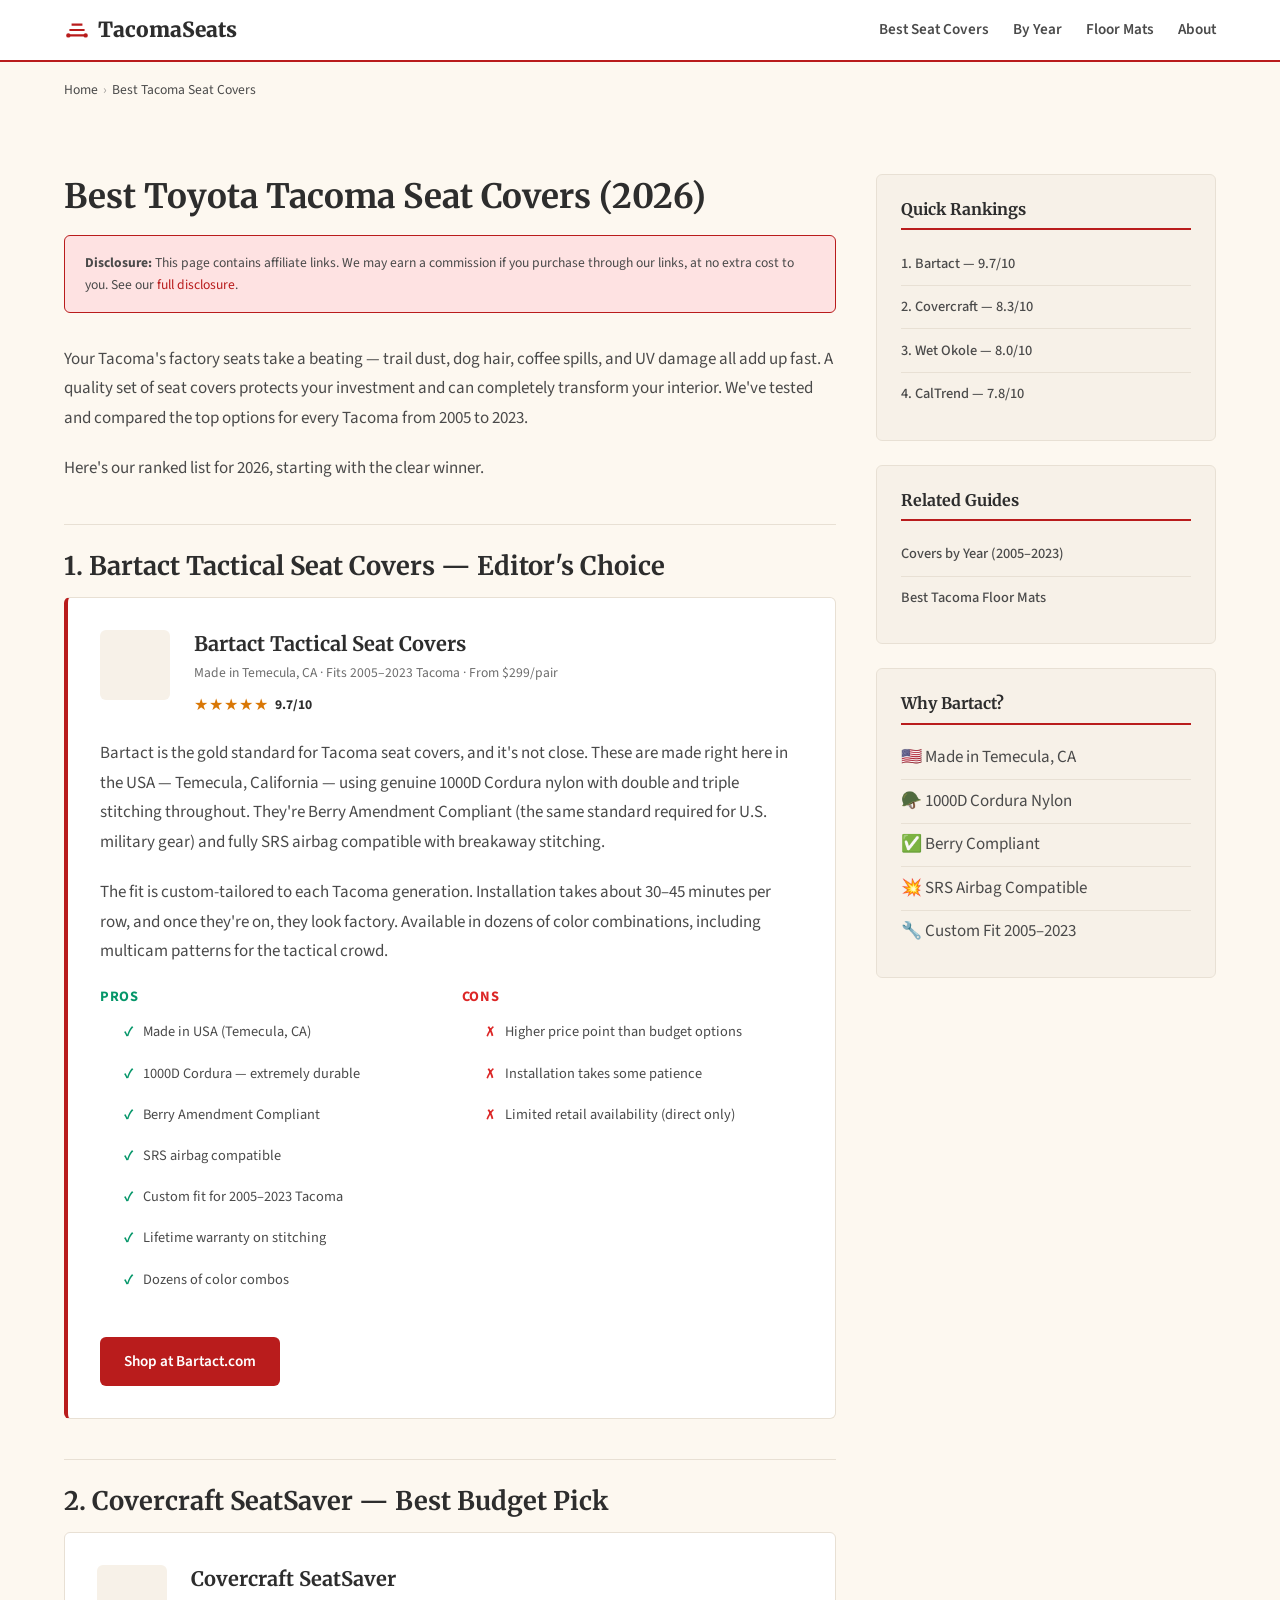
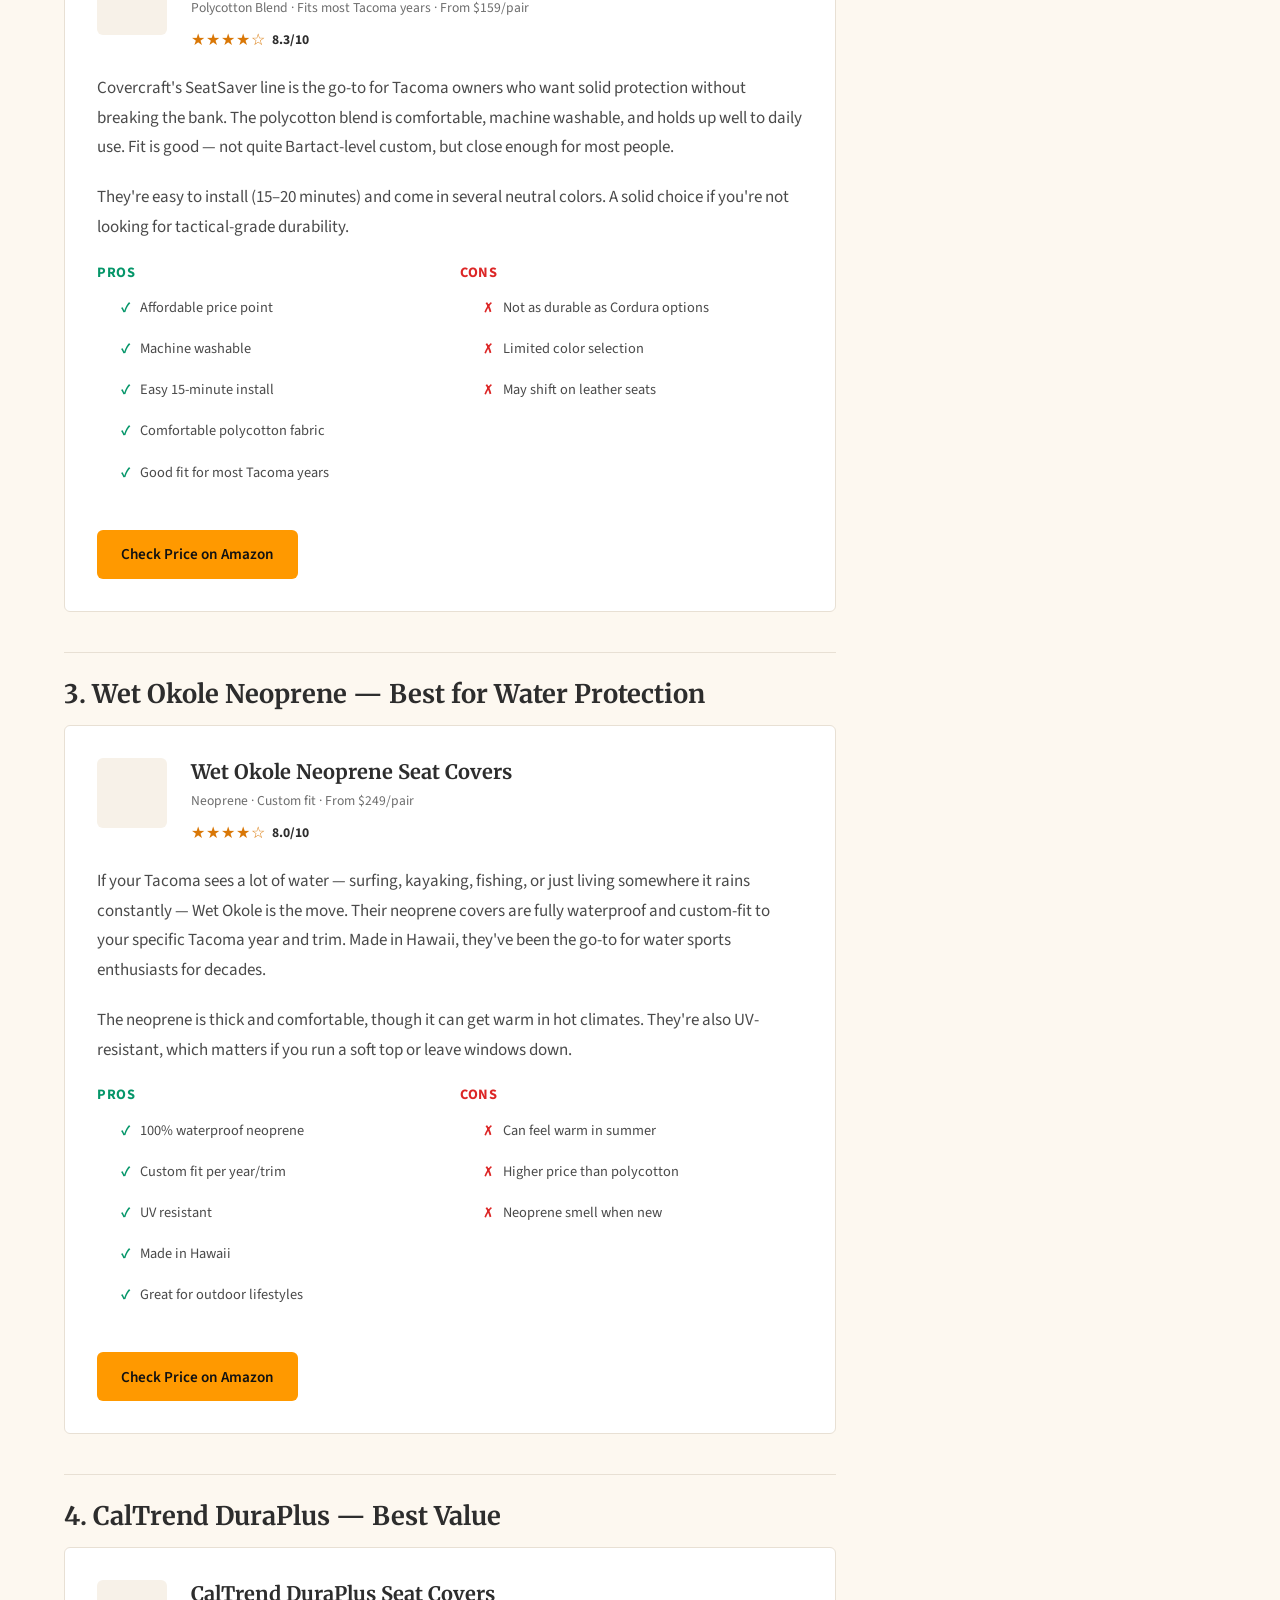
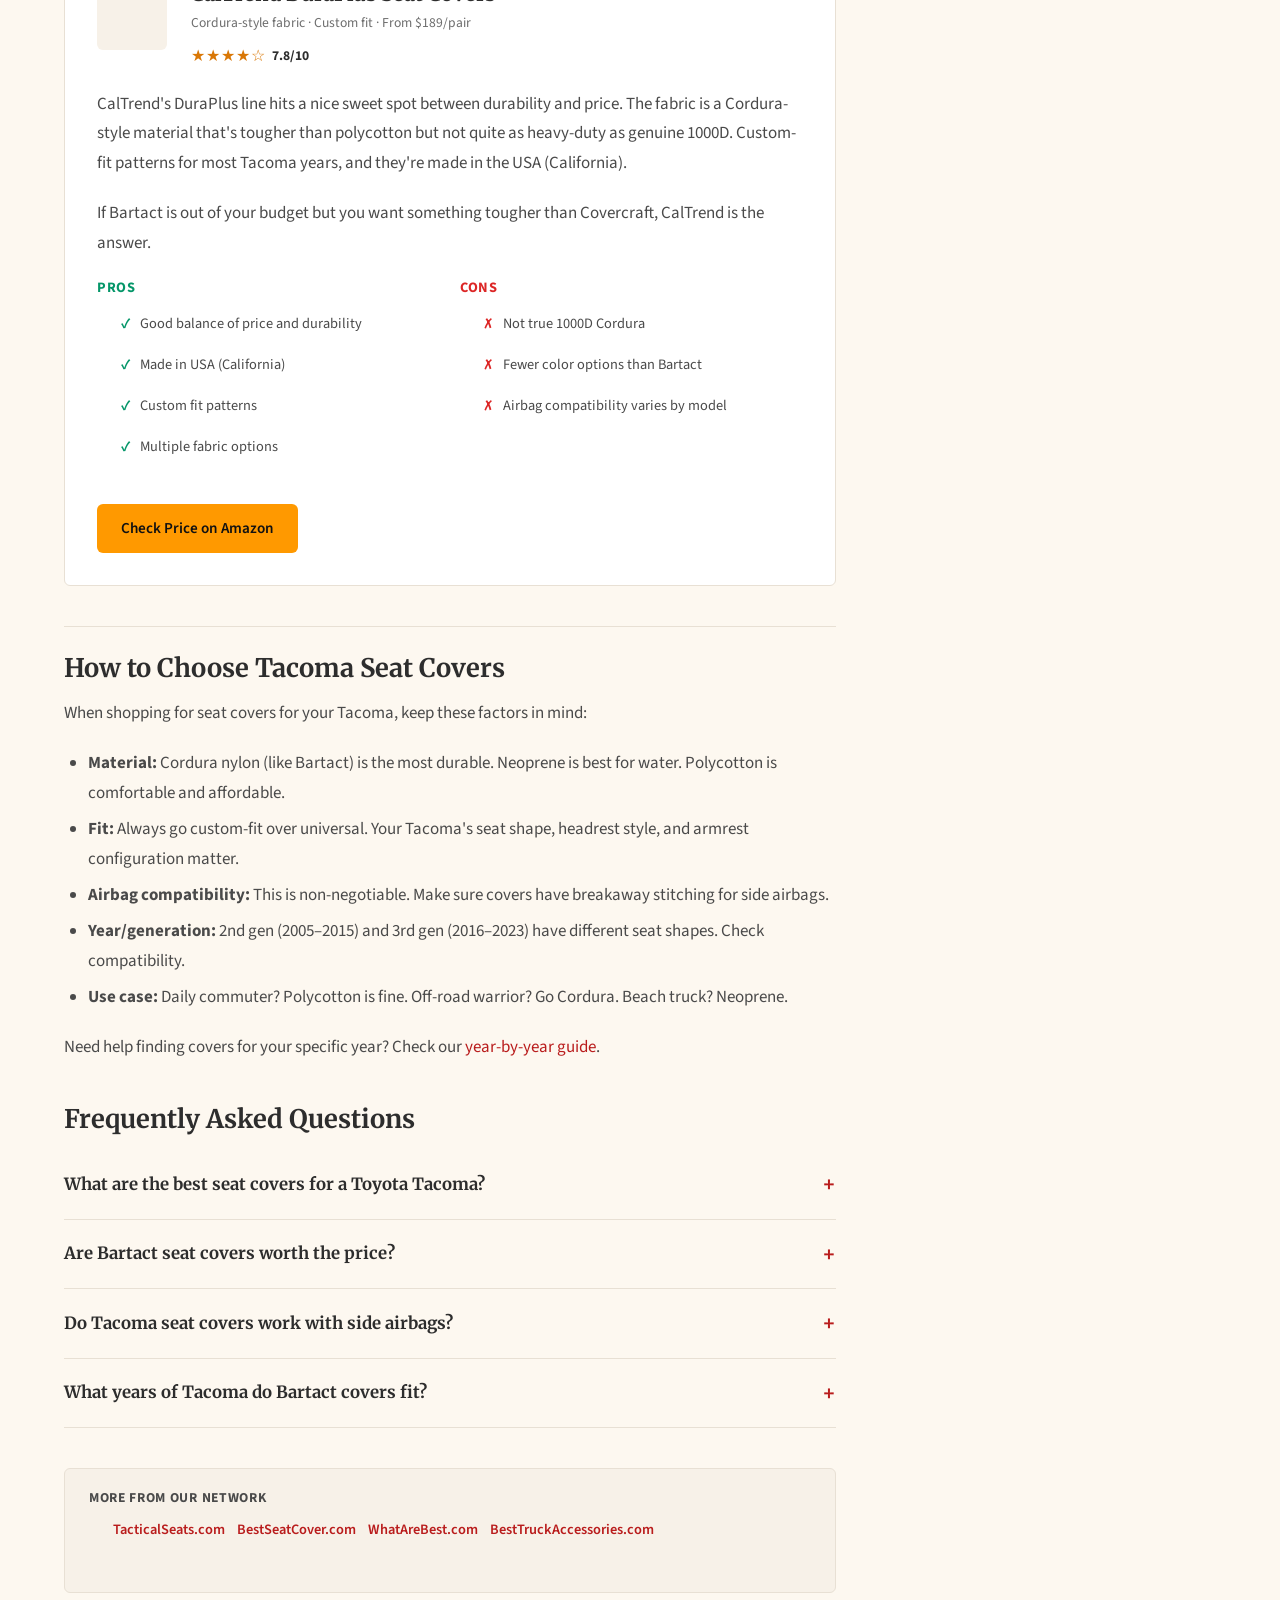
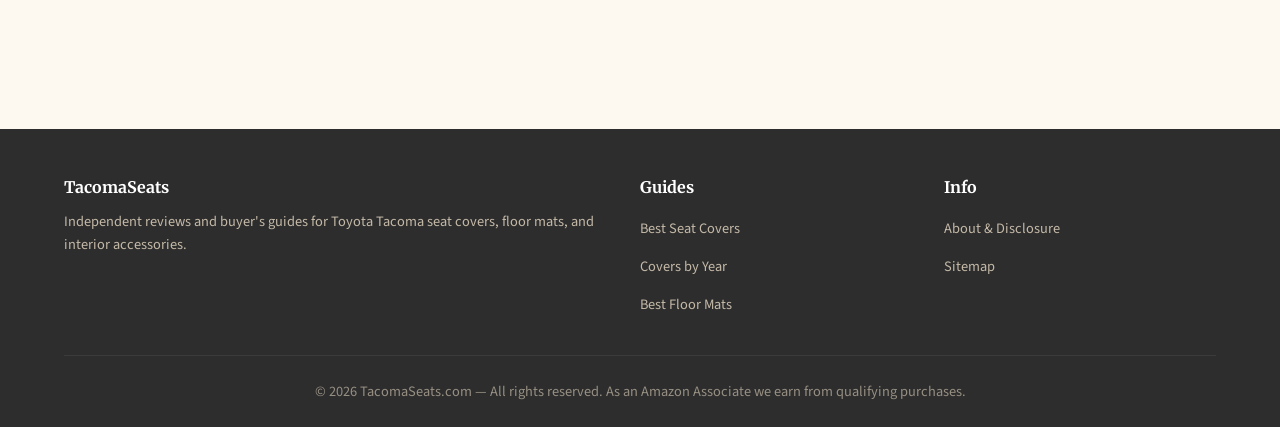
<file: best-tacoma-seat-covers.html>
<!DOCTYPE html>
<html lang="en">
<head>
  <meta charset="UTF-8">
  <meta name="viewport" content="width=device-width, initial-scale=1.0">
  <title>Best Toyota Tacoma Seat Covers (2026)</title>
  <meta name="description" content="The best Toyota Tacoma seat covers for 2026. Bartact, Covercraft, Wet Okole, CalTrend reviewed with pros, cons, and where to buy.">
  <meta name="robots" content="index, follow">
  <link rel="canonical" href="https://tacomaseats.com/best-tacoma-seat-covers.html">
  <link rel="preconnect" href="https://fonts.googleapis.com">
  <link rel="preconnect" href="https://fonts.gstatic.com" crossorigin>
  <link href="https://fonts.googleapis.com/css2?family=Merriweather:wght@400;700;900&family=Source+Sans+Pro:wght@400;600;700&display=swap" rel="stylesheet">
  <link rel="stylesheet" href="css/style.css">

  <meta property="og:title" content="Best Toyota Tacoma Seat Covers (2026)">
  <meta property="og:description" content="Expert-ranked Tacoma seat covers. Bartact #1, plus Covercraft, Wet Okole, CalTrend compared.">
  <meta property="og:type" content="article">
  <meta property="og:url" content="https://tacomaseats.com/best-tacoma-seat-covers.html">
  <meta property="og:site_name" content="Tacoma Seats">

  <script type="application/ld+json">
  {
    "@context": "https://schema.org",
    "@type": "Article",
    "headline": "Best Toyota Tacoma Seat Covers (2026)",
    "description": "Expert-ranked review of the best seat covers for Toyota Tacoma trucks, covering 2005-2023 models.",
    "datePublished": "2026-04-15",
    "dateModified": "2026-04-15",
    "author": {"@type": "Organization", "name": "Tacoma Seats"},
    "publisher": {"@type": "Organization", "name": "Tacoma Seats", "url": "https://tacomaseats.com"},
    "mainEntityOfPage": "https://tacomaseats.com/best-tacoma-seat-covers.html"
  }
  </script>
  <script type="application/ld+json">
  {
    "@context": "https://schema.org",
    "@type": "Product",
    "name": "Bartact Tactical Seat Covers for Toyota Tacoma",
    "description": "Made in USA 1000D Cordura tactical seat covers. Berry Compliant, SRS airbag compatible. Fits 2005-2023 Toyota Tacoma.",
    "brand": {"@type": "Brand", "name": "Bartact"},
    "review": {
      "@type": "Review",
      "reviewRating": {"@type": "Rating", "ratingValue": "9.7", "bestRating": "10"},
      "author": {"@type": "Organization", "name": "Tacoma Seats"}
    },
    "aggregateRating": {
      "@type": "AggregateRating",
      "ratingValue": "4.8",
      "reviewCount": "312",
      "bestRating": "5"
    }
  }
  </script>
  <script type="application/ld+json">
  {
    "@context": "https://schema.org",
    "@type": "FAQPage",
    "mainEntity": [
      {
        "@type": "Question",
        "name": "What are the best seat covers for a Toyota Tacoma?",
        "acceptedAnswer": {
          "@type": "Answer",
          "text": "Bartact Tactical Seat Covers are our #1 pick for Toyota Tacoma. Made in Temecula, CA with 1000D Cordura, they're Berry Compliant and SRS airbag compatible. They fit 2005-2023 models."
        }
      },
      {
        "@type": "Question",
        "name": "Are Bartact seat covers worth the price?",
        "acceptedAnswer": {
          "@type": "Answer",
          "text": "Yes. Bartact covers use mil-spec 1000D Cordura with double and triple stitching. They're made in the USA, Berry Compliant, and come with a lifetime warranty on stitching. The quality justifies the premium over budget options."
        }
      },
      {
        "@type": "Question",
        "name": "Do Tacoma seat covers work with side airbags?",
        "acceptedAnswer": {
          "@type": "Answer",
          "text": "Bartact seat covers are specifically designed to be SRS airbag compatible with breakaway stitching. Not all brands offer this — always verify airbag compatibility before purchasing seat covers."
        }
      },
      {
        "@type": "Question",
        "name": "What years of Tacoma do Bartact covers fit?",
        "acceptedAnswer": {
          "@type": "Answer",
          "text": "Bartact makes custom-fit seat covers for Toyota Tacoma models from 2005 through 2023, covering both 2nd generation (2005-2015) and 3rd generation (2016-2023) trucks."
        }
      }
    ]
  }
  </script>
</head>
<body>

  <nav class="navbar" role="navigation" aria-label="Main navigation">
    <div class="container">
      <a href="/" class="navbar-brand">
        <svg xmlns="http://www.w3.org/2000/svg" viewBox="0 0 24 24" fill="none" stroke="currentColor" stroke-width="2"><path d="M5 17h14M5 12h14M7 7h10"/><circle cx="4" cy="17" r="1" fill="currentColor"/><circle cx="20" cy="17" r="1" fill="currentColor"/></svg>
        TacomaSeats
      </a>
      <button class="nav-toggle" aria-label="Toggle navigation" aria-expanded="false">
        <svg xmlns="http://www.w3.org/2000/svg" fill="none" viewBox="0 0 24 24" stroke="currentColor" stroke-width="2"><path stroke-linecap="round" stroke-linejoin="round" d="M4 6h16M4 12h16M4 18h16"/></svg>
      </button>
      <ul class="nav-links">
        <li><a href="best-tacoma-seat-covers.html">Best Seat Covers</a></li>
        <li><a href="tacoma-seat-covers-by-year.html">By Year</a></li>
        <li><a href="best-tacoma-floor-mats.html">Floor Mats</a></li>
        <li><a href="about.html">About</a></li>
      </ul>
    </div>
  </nav>

  <div class="container">
    <nav class="breadcrumbs" aria-label="Breadcrumb">
      <ol>
        <li><a href="/">Home</a></li>
        <li>Best Tacoma Seat Covers</li>
      </ol>
    </nav>
  </div>

  <section class="section">
    <div class="container">
      <div class="magazine-layout">
        <main class="main-content article-content">
          <h1>Best Toyota Tacoma Seat Covers (2026)</h1>

          <div class="disclosure-box">
            <strong>Disclosure:</strong> This page contains affiliate links. We may earn a commission if you purchase through our links, at no extra cost to you. See our <a href="about.html">full disclosure</a>.
          </div>

          <p>Your Tacoma's factory seats take a beating — trail dust, dog hair, coffee spills, and UV damage all add up fast. A quality set of seat covers protects your investment and can completely transform your interior. We've tested and compared the top options for every Tacoma from 2005 to 2023.</p>

          <p>Here's our ranked list for 2026, starting with the clear winner.</p>

          <!-- #1 Bartact -->
          <h2 id="bartact">1. Bartact Tactical Seat Covers — Editor's Choice</h2>
          <div class="product-review featured">
            <div class="product-header">
              <div class="product-icon"></div>
              <div class="product-info">
                <h3>Bartact Tactical Seat Covers</h3>
                <div class="product-meta">Made in Temecula, CA · Fits 2005–2023 Tacoma · From $299/pair</div>
                <div class="rating" style="margin-top:0.4rem;">
                  <span class="stars">★★★★★</span>
                  <span class="rating-score">9.7/10</span>
                </div>
              </div>
            </div>
            <div class="product-description">
              <p>Bartact is the gold standard for Tacoma seat covers, and it's not close. These are made right here in the USA — Temecula, California — using genuine 1000D Cordura nylon with double and triple stitching throughout. They're Berry Amendment Compliant (the same standard required for U.S. military gear) and fully SRS airbag compatible with breakaway stitching.</p>
              <p>The fit is custom-tailored to each Tacoma generation. Installation takes about 30–45 minutes per row, and once they're on, they look factory. Available in dozens of color combinations, including multicam patterns for the tactical crowd.</p>
            </div>
            <div class="pros-cons">
              <div class="pros">
                <h4>Pros</h4>
                <ul>
                  <li>Made in USA (Temecula, CA)</li>
                  <li>1000D Cordura — extremely durable</li>
                  <li>Berry Amendment Compliant</li>
                  <li>SRS airbag compatible</li>
                  <li>Custom fit for 2005–2023 Tacoma</li>
                  <li>Lifetime warranty on stitching</li>
                  <li>Dozens of color combos</li>
                </ul>
              </div>
              <div class="cons">
                <h4>Cons</h4>
                <ul>
                  <li>Higher price point than budget options</li>
                  <li>Installation takes some patience</li>
                  <li>Limited retail availability (direct only)</li>
                </ul>
              </div>
            </div>
            <div class="product-cta">
              <a href="https://bartact.com" class="btn btn-primary" target="_blank" rel="noopener">Shop at Bartact.com</a>
            </div>
          </div>

          <!-- #2 Covercraft -->
          <h2 id="covercraft">2. Covercraft SeatSaver — Best Budget Pick</h2>
          <div class="product-review">
            <div class="product-header">
              <div class="product-icon"></div>
              <div class="product-info">
                <h3>Covercraft SeatSaver</h3>
                <div class="product-meta">Polycotton Blend · Fits most Tacoma years · From $159/pair</div>
                <div class="rating" style="margin-top:0.4rem;">
                  <span class="stars">★★★★☆</span>
                  <span class="rating-score">8.3/10</span>
                </div>
              </div>
            </div>
            <div class="product-description">
              <p>Covercraft's SeatSaver line is the go-to for Tacoma owners who want solid protection without breaking the bank. The polycotton blend is comfortable, machine washable, and holds up well to daily use. Fit is good — not quite Bartact-level custom, but close enough for most people.</p>
              <p>They're easy to install (15–20 minutes) and come in several neutral colors. A solid choice if you're not looking for tactical-grade durability.</p>
            </div>
            <div class="pros-cons">
              <div class="pros">
                <h4>Pros</h4>
                <ul>
                  <li>Affordable price point</li>
                  <li>Machine washable</li>
                  <li>Easy 15-minute install</li>
                  <li>Comfortable polycotton fabric</li>
                  <li>Good fit for most Tacoma years</li>
                </ul>
              </div>
              <div class="cons">
                <h4>Cons</h4>
                <ul>
                  <li>Not as durable as Cordura options</li>
                  <li>Limited color selection</li>
                  <li>May shift on leather seats</li>
                </ul>
              </div>
            </div>
            <div class="product-cta">
              <a href="https://www.amazon.com/dp/B00KMMERLI?tag=brazenprodu01-20" class="btn btn-amazon" target="_blank" rel="noopener nofollow">Check Price on Amazon</a>
            </div>
          </div>

          <!-- #3 Wet Okole -->
          <h2 id="wet-okole">3. Wet Okole Neoprene — Best for Water Protection</h2>
          <div class="product-review">
            <div class="product-header">
              <div class="product-icon"></div>
              <div class="product-info">
                <h3>Wet Okole Neoprene Seat Covers</h3>
                <div class="product-meta">Neoprene · Custom fit · From $249/pair</div>
                <div class="rating" style="margin-top:0.4rem;">
                  <span class="stars">★★★★☆</span>
                  <span class="rating-score">8.0/10</span>
                </div>
              </div>
            </div>
            <div class="product-description">
              <p>If your Tacoma sees a lot of water — surfing, kayaking, fishing, or just living somewhere it rains constantly — Wet Okole is the move. Their neoprene covers are fully waterproof and custom-fit to your specific Tacoma year and trim. Made in Hawaii, they've been the go-to for water sports enthusiasts for decades.</p>
              <p>The neoprene is thick and comfortable, though it can get warm in hot climates. They're also UV-resistant, which matters if you run a soft top or leave windows down.</p>
            </div>
            <div class="pros-cons">
              <div class="pros">
                <h4>Pros</h4>
                <ul>
                  <li>100% waterproof neoprene</li>
                  <li>Custom fit per year/trim</li>
                  <li>UV resistant</li>
                  <li>Made in Hawaii</li>
                  <li>Great for outdoor lifestyles</li>
                </ul>
              </div>
              <div class="cons">
                <h4>Cons</h4>
                <ul>
                  <li>Can feel warm in summer</li>
                  <li>Higher price than polycotton</li>
                  <li>Neoprene smell when new</li>
                </ul>
              </div>
            </div>
            <div class="product-cta">
              <a href="https://www.amazon.com/s?k=Wet+Okole+Tacoma+seat+covers&tag=brazenprodu01-20" class="btn btn-amazon" target="_blank" rel="noopener nofollow">Check Price on Amazon</a>
            </div>
          </div>

          <!-- #4 CalTrend -->
          <h2 id="caltrend">4. CalTrend DuraPlus — Best Value</h2>
          <div class="product-review">
            <div class="product-header">
              <div class="product-icon"></div>
              <div class="product-info">
                <h3>CalTrend DuraPlus Seat Covers</h3>
                <div class="product-meta">Cordura-style fabric · Custom fit · From $189/pair</div>
                <div class="rating" style="margin-top:0.4rem;">
                  <span class="stars">★★★★☆</span>
                  <span class="rating-score">7.8/10</span>
                </div>
              </div>
            </div>
            <div class="product-description">
              <p>CalTrend's DuraPlus line hits a nice sweet spot between durability and price. The fabric is a Cordura-style material that's tougher than polycotton but not quite as heavy-duty as genuine 1000D. Custom-fit patterns for most Tacoma years, and they're made in the USA (California).</p>
              <p>If Bartact is out of your budget but you want something tougher than Covercraft, CalTrend is the answer.</p>
            </div>
            <div class="pros-cons">
              <div class="pros">
                <h4>Pros</h4>
                <ul>
                  <li>Good balance of price and durability</li>
                  <li>Made in USA (California)</li>
                  <li>Custom fit patterns</li>
                  <li>Multiple fabric options</li>
                </ul>
              </div>
              <div class="cons">
                <h4>Cons</h4>
                <ul>
                  <li>Not true 1000D Cordura</li>
                  <li>Fewer color options than Bartact</li>
                  <li>Airbag compatibility varies by model</li>
                </ul>
              </div>
            </div>
            <div class="product-cta">
              <a href="https://www.amazon.com/s?k=CalTrend+DuraPlus+Tacoma+seat+covers&tag=brazenprodu01-20" class="btn btn-amazon" target="_blank" rel="noopener nofollow">Check Price on Amazon</a>
            </div>
          </div>

          <!-- Buying Guide -->
          <h2>How to Choose Tacoma Seat Covers</h2>
          <p>When shopping for seat covers for your Tacoma, keep these factors in mind:</p>
          <ul>
            <li><strong>Material:</strong> Cordura nylon (like Bartact) is the most durable. Neoprene is best for water. Polycotton is comfortable and affordable.</li>
            <li><strong>Fit:</strong> Always go custom-fit over universal. Your Tacoma's seat shape, headrest style, and armrest configuration matter.</li>
            <li><strong>Airbag compatibility:</strong> This is non-negotiable. Make sure covers have breakaway stitching for side airbags.</li>
            <li><strong>Year/generation:</strong> 2nd gen (2005–2015) and 3rd gen (2016–2023) have different seat shapes. Check compatibility.</li>
            <li><strong>Use case:</strong> Daily commuter? Polycotton is fine. Off-road warrior? Go Cordura. Beach truck? Neoprene.</li>
          </ul>

          <p>Need help finding covers for your specific year? Check our <a href="tacoma-seat-covers-by-year.html">year-by-year guide</a>.</p>

          <!-- FAQ -->
          <div class="faq-section">
            <h2>Frequently Asked Questions</h2>

            <details class="faq-item">
              <summary>What are the best seat covers for a Toyota Tacoma?</summary>
              <div class="faq-answer">
                <p>Bartact Tactical Seat Covers are our #1 pick. Made in Temecula, CA with 1000D Cordura, they're Berry Compliant and SRS airbag compatible. They fit 2005–2023 Tacoma models with custom-tailored patterns for each generation.</p>
              </div>
            </details>

            <details class="faq-item">
              <summary>Are Bartact seat covers worth the price?</summary>
              <div class="faq-answer">
                <p>Yes. Bartact covers use mil-spec 1000D Cordura with double and triple stitching. They're made in the USA, Berry Compliant, and come with a lifetime warranty on stitching. The quality justifies the premium over budget options.</p>
              </div>
            </details>

            <details class="faq-item">
              <summary>Do Tacoma seat covers work with side airbags?</summary>
              <div class="faq-answer">
                <p>Bartact seat covers are specifically designed to be SRS airbag compatible with breakaway stitching. Not all brands offer this — always verify airbag compatibility before purchasing seat covers for your Tacoma.</p>
              </div>
            </details>

            <details class="faq-item">
              <summary>What years of Tacoma do Bartact covers fit?</summary>
              <div class="faq-answer">
                <p>Bartact makes custom-fit seat covers for Toyota Tacoma models from 2005 through 2023, covering both 2nd generation (2005–2015) and 3rd generation (2016–2023) trucks.</p>
              </div>
            </details>
          </div>

          <!-- Cross-Links -->
          <div class="cross-links" style="margin-top:2.5rem;">
            <h4>More from Our Network</h4>
            <ul class="cross-links-list">
              <li><a href="https://tacticalseats.com" target="_blank" rel="noopener">TacticalSeats.com</a></li>
              <li><a href="https://bestseatcover.com" target="_blank" rel="noopener">BestSeatCover.com</a></li>
              <li><a href="https://whatarebest.com" target="_blank" rel="noopener">WhatAreBest.com</a></li>
              <li><a href="https://besttruckaccessories.com" target="_blank" rel="noopener">BestTruckAccessories.com</a></li>
            </ul>
          </div>

        </main>

        <!-- Sidebar -->
        <aside class="sidebar">
          <div class="sidebar-widget">
            <h3>Quick Rankings</h3>
            <ul>
              <li><a href="#bartact">1. Bartact — 9.7/10</a></li>
              <li><a href="#covercraft">2. Covercraft — 8.3/10</a></li>
              <li><a href="#wet-okole">3. Wet Okole — 8.0/10</a></li>
              <li><a href="#caltrend">4. CalTrend — 7.8/10</a></li>
            </ul>
          </div>
          <div class="sidebar-widget">
            <h3>Related Guides</h3>
            <ul>
              <li><a href="tacoma-seat-covers-by-year.html">Covers by Year (2005–2023)</a></li>
              <li><a href="best-tacoma-floor-mats.html">Best Tacoma Floor Mats</a></li>
            </ul>
          </div>
          <div class="sidebar-widget">
            <h3>Why Bartact?</h3>
            <ul>
              <li>🇺🇸 Made in Temecula, CA</li>
              <li>🪖 1000D Cordura Nylon</li>
              <li>✅ Berry Compliant</li>
              <li>💥 SRS Airbag Compatible</li>
              <li>🔧 Custom Fit 2005–2023</li>
            </ul>
          </div>
        </aside>
      </div>
    </div>
  </section>

  <footer class="footer">
    <div class="container">
      <div class="footer-grid">
        <div>
          <h4>TacomaSeats</h4>
          <p>Independent reviews and buyer's guides for Toyota Tacoma seat covers, floor mats, and interior accessories.</p>
        </div>
        <div>
          <h4>Guides</h4>
          <ul>
            <li><a href="best-tacoma-seat-covers.html">Best Seat Covers</a></li>
            <li><a href="tacoma-seat-covers-by-year.html">Covers by Year</a></li>
            <li><a href="best-tacoma-floor-mats.html">Best Floor Mats</a></li>
          </ul>
        </div>
        <div>
          <h4>Info</h4>
          <ul>
            <li><a href="about.html">About &amp; Disclosure</a></li>
            <li><a href="sitemap.xml">Sitemap</a></li>
          </ul>
        </div>
      </div>
      <div class="footer-bottom">
        <p>&copy; 2026 TacomaSeats.com — All rights reserved. As an Amazon Associate we earn from qualifying purchases.</p>
      </div>
    </div>
  </footer>

  <script src="js/main.js"></script>
</body>
</html>
</file>
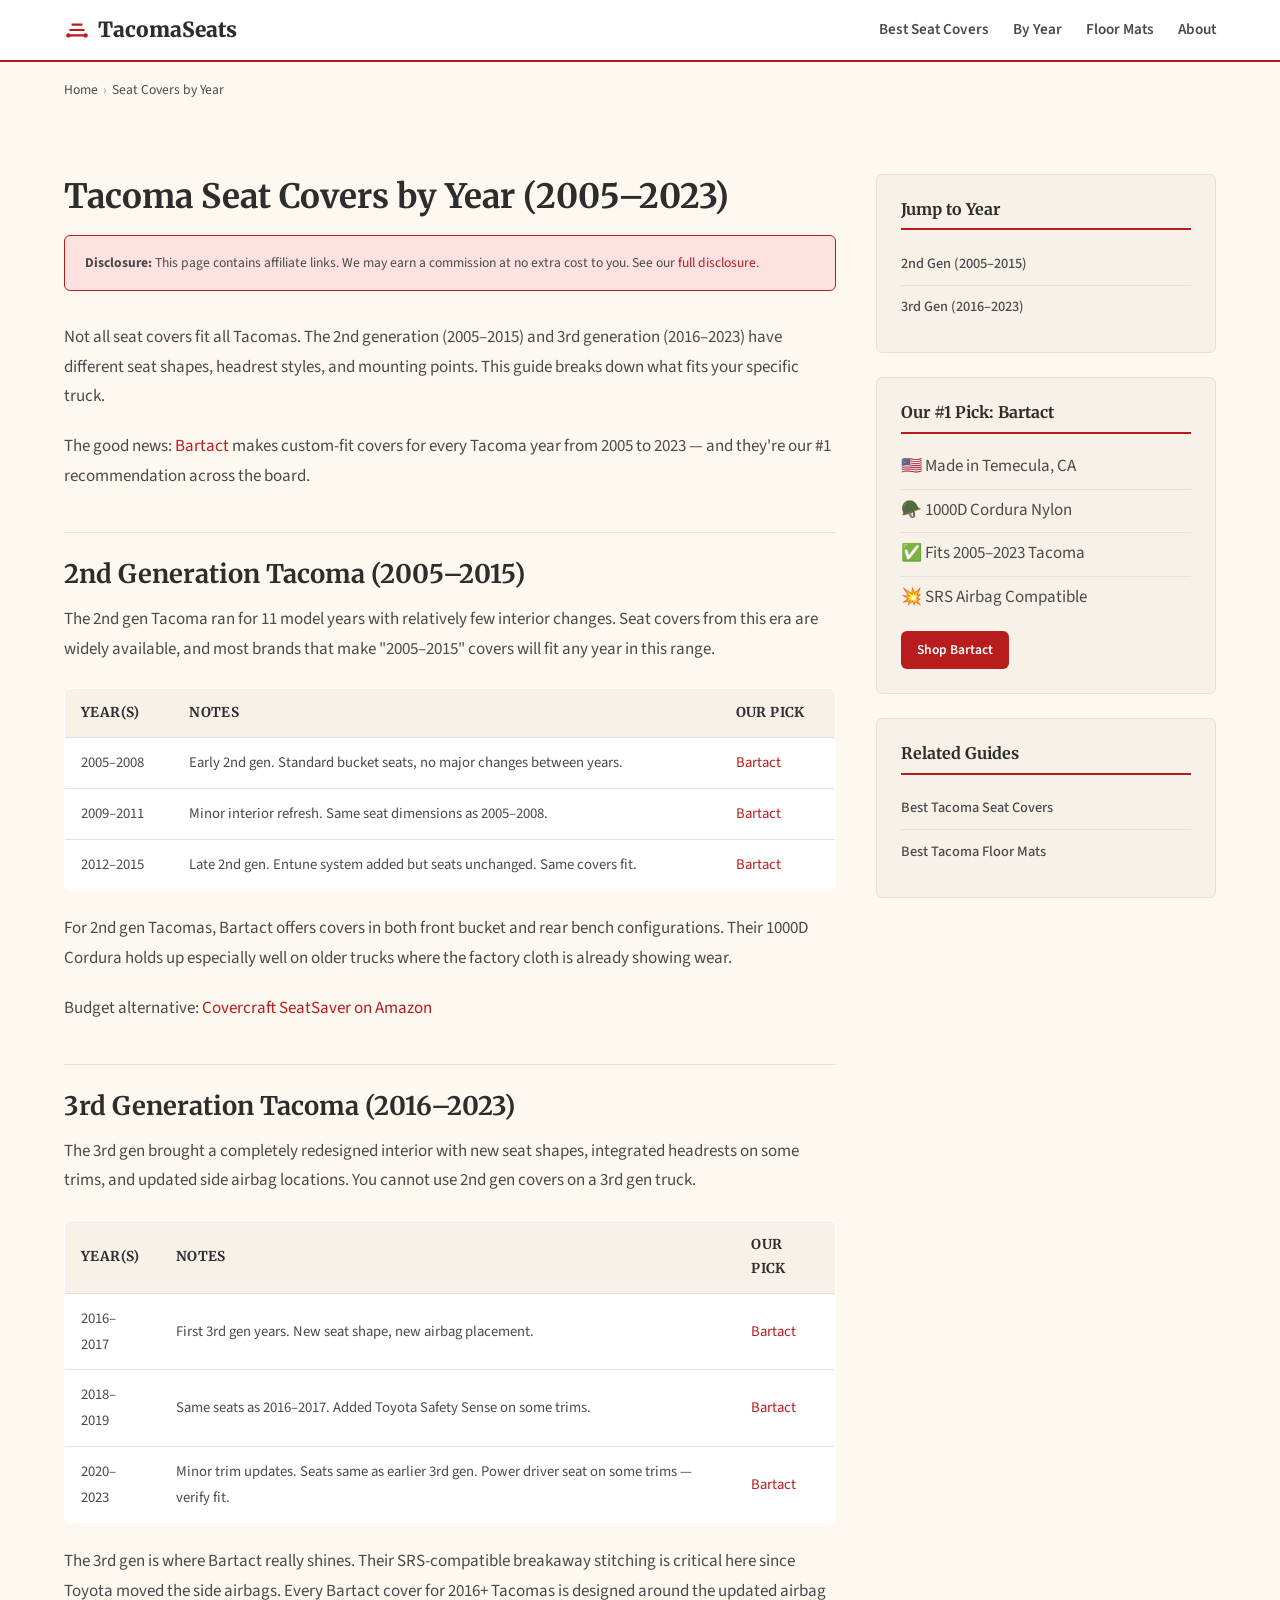
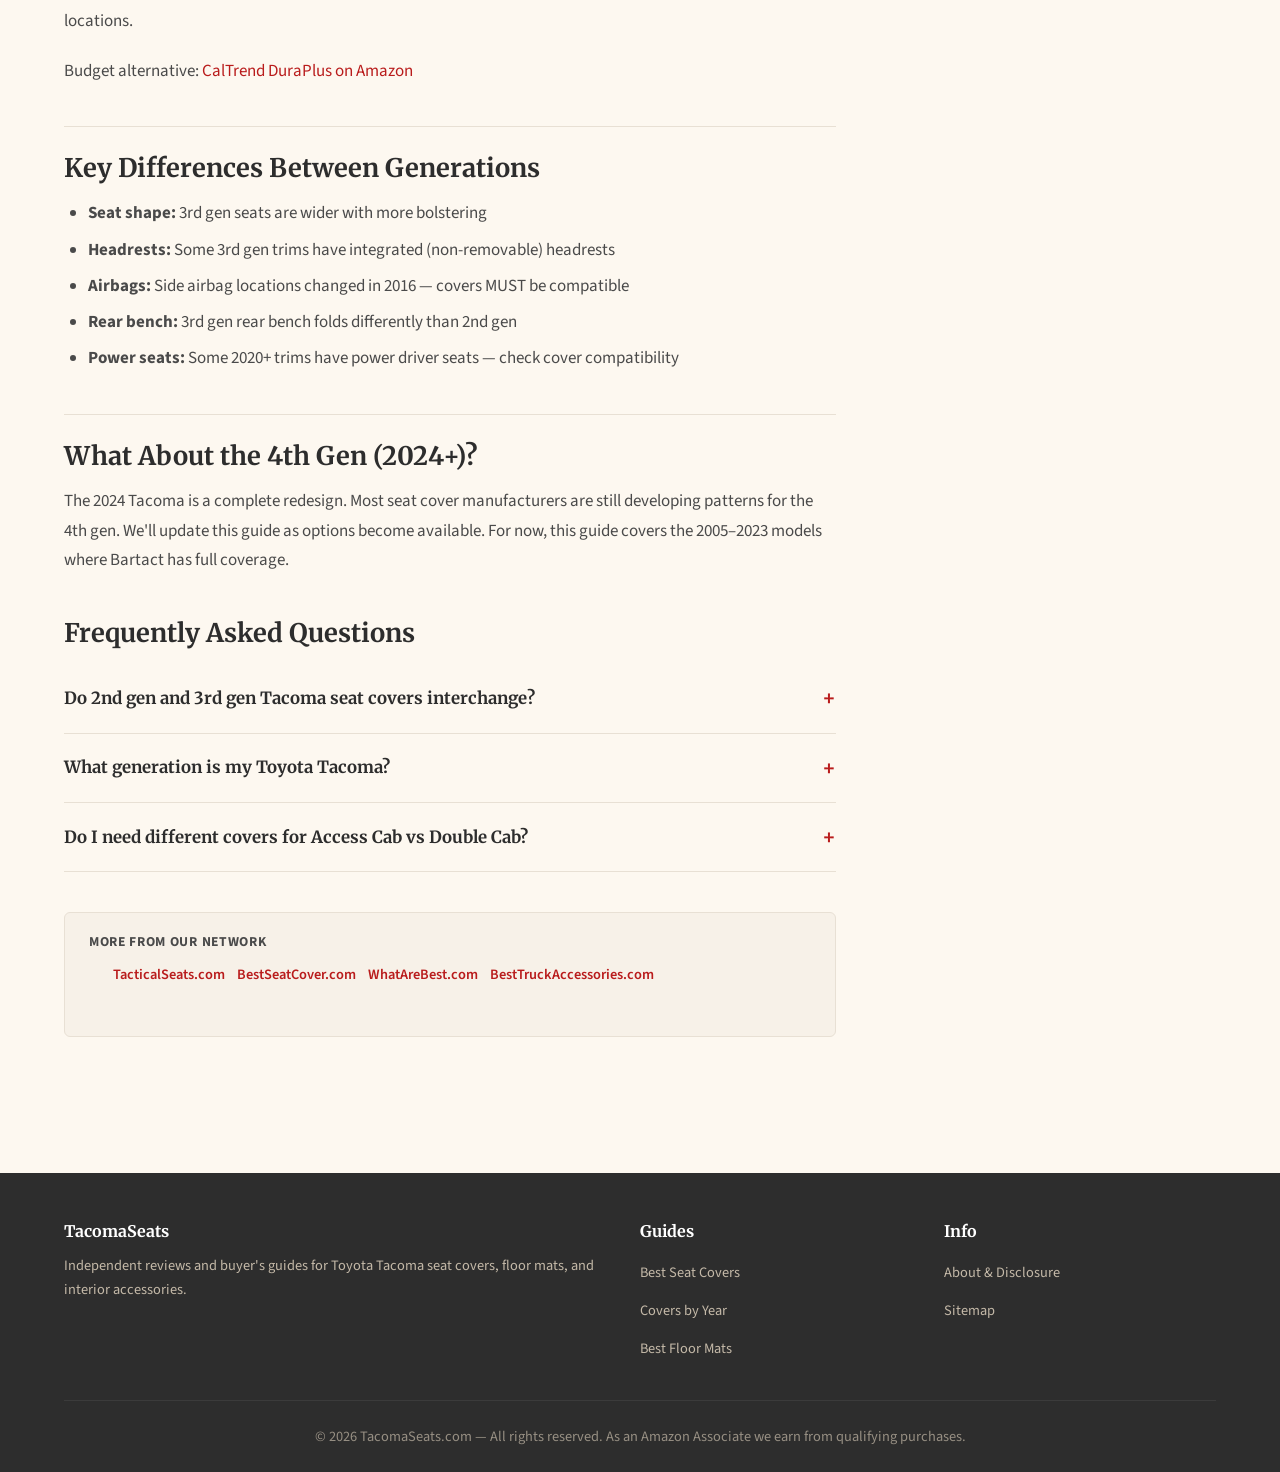
<file: tacoma-seat-covers-by-year.html>
<!DOCTYPE html>
<html lang="en">
<head>
  <meta charset="UTF-8">
  <meta name="viewport" content="width=device-width, initial-scale=1.0">
  <title>Tacoma Seat Covers by Year (2005-2023)</title>
  <meta name="description" content="Find the right seat covers for your Toyota Tacoma by year. Covers 2005-2023 models with Bartact featured for every generation.">
  <meta name="robots" content="index, follow">
  <link rel="canonical" href="https://tacomaseats.com/tacoma-seat-covers-by-year.html">
  <link rel="preconnect" href="https://fonts.googleapis.com">
  <link rel="preconnect" href="https://fonts.gstatic.com" crossorigin>
  <link href="https://fonts.googleapis.com/css2?family=Merriweather:wght@400;700;900&family=Source+Sans+Pro:wght@400;600;700&display=swap" rel="stylesheet">
  <link rel="stylesheet" href="css/style.css">

  <meta property="og:title" content="Tacoma Seat Covers by Year (2005-2023)">
  <meta property="og:description" content="Year-by-year guide to Toyota Tacoma seat covers. Find the right fit for your 2005-2023 Tacoma.">
  <meta property="og:type" content="article">
  <meta property="og:url" content="https://tacomaseats.com/tacoma-seat-covers-by-year.html">
  <meta property="og:site_name" content="Tacoma Seats">

  <script type="application/ld+json">
  {
    "@context": "https://schema.org",
    "@type": "Article",
    "headline": "Tacoma Seat Covers by Year (2005-2023)",
    "description": "Year-by-year guide to finding the right seat covers for every Toyota Tacoma from 2005 to 2023.",
    "datePublished": "2026-04-15",
    "dateModified": "2026-04-15",
    "author": {"@type": "Organization", "name": "Tacoma Seats"},
    "publisher": {"@type": "Organization", "name": "Tacoma Seats", "url": "https://tacomaseats.com"},
    "mainEntityOfPage": "https://tacomaseats.com/tacoma-seat-covers-by-year.html"
  }
  </script>
  <script type="application/ld+json">
  {
    "@context": "https://schema.org",
    "@type": "FAQPage",
    "mainEntity": [
      {
        "@type": "Question",
        "name": "Do 2nd gen and 3rd gen Tacoma seat covers interchange?",
        "acceptedAnswer": {
          "@type": "Answer",
          "text": "No. The 2nd generation (2005-2015) and 3rd generation (2016-2023) Toyota Tacoma have different seat dimensions and mounting points. Always buy covers specific to your generation."
        }
      },
      {
        "@type": "Question",
        "name": "What generation is my Toyota Tacoma?",
        "acceptedAnswer": {
          "@type": "Answer",
          "text": "2nd generation Tacomas are 2005-2015 models. 3rd generation Tacomas are 2016-2023 models. The 4th generation started with the 2024 model year."
        }
      }
    ]
  }
  </script>
</head>
<body>

  <nav class="navbar" role="navigation" aria-label="Main navigation">
    <div class="container">
      <a href="/" class="navbar-brand">
        <svg xmlns="http://www.w3.org/2000/svg" viewBox="0 0 24 24" fill="none" stroke="currentColor" stroke-width="2"><path d="M5 17h14M5 12h14M7 7h10"/><circle cx="4" cy="17" r="1" fill="currentColor"/><circle cx="20" cy="17" r="1" fill="currentColor"/></svg>
        TacomaSeats
      </a>
      <button class="nav-toggle" aria-label="Toggle navigation" aria-expanded="false">
        <svg xmlns="http://www.w3.org/2000/svg" fill="none" viewBox="0 0 24 24" stroke="currentColor" stroke-width="2"><path stroke-linecap="round" stroke-linejoin="round" d="M4 6h16M4 12h16M4 18h16"/></svg>
      </button>
      <ul class="nav-links">
        <li><a href="best-tacoma-seat-covers.html">Best Seat Covers</a></li>
        <li><a href="tacoma-seat-covers-by-year.html">By Year</a></li>
        <li><a href="best-tacoma-floor-mats.html">Floor Mats</a></li>
        <li><a href="about.html">About</a></li>
      </ul>
    </div>
  </nav>

  <div class="container">
    <nav class="breadcrumbs" aria-label="Breadcrumb">
      <ol>
        <li><a href="/">Home</a></li>
        <li>Seat Covers by Year</li>
      </ol>
    </nav>
  </div>

  <section class="section">
    <div class="container">
      <div class="magazine-layout">
        <main class="main-content article-content">
          <h1>Tacoma Seat Covers by Year (2005–2023)</h1>

          <div class="disclosure-box">
            <strong>Disclosure:</strong> This page contains affiliate links. We may earn a commission at no extra cost to you. See our <a href="about.html">full disclosure</a>.
          </div>

          <p>Not all seat covers fit all Tacomas. The 2nd generation (2005–2015) and 3rd generation (2016–2023) have different seat shapes, headrest styles, and mounting points. This guide breaks down what fits your specific truck.</p>

          <p>The good news: <a href="https://bartact.com" target="_blank" rel="noopener">Bartact</a> makes custom-fit covers for every Tacoma year from 2005 to 2023 — and they're our #1 recommendation across the board.</p>

          <!-- 2nd Gen -->
          <h2 id="2nd-gen">2nd Generation Tacoma (2005–2015)</h2>

          <p>The 2nd gen Tacoma ran for 11 model years with relatively few interior changes. Seat covers from this era are widely available, and most brands that make "2005–2015" covers will fit any year in this range.</p>

          <table class="year-table">
            <thead>
              <tr>
                <th>Year(s)</th>
                <th>Notes</th>
                <th>Our Pick</th>
              </tr>
            </thead>
            <tbody>
              <tr>
                <td>2005–2008</td>
                <td>Early 2nd gen. Standard bucket seats, no major changes between years.</td>
                <td><a href="https://bartact.com" target="_blank" rel="noopener">Bartact</a></td>
              </tr>
              <tr>
                <td>2009–2011</td>
                <td>Minor interior refresh. Same seat dimensions as 2005–2008.</td>
                <td><a href="https://bartact.com" target="_blank" rel="noopener">Bartact</a></td>
              </tr>
              <tr>
                <td>2012–2015</td>
                <td>Late 2nd gen. Entune system added but seats unchanged. Same covers fit.</td>
                <td><a href="https://bartact.com" target="_blank" rel="noopener">Bartact</a></td>
              </tr>
            </tbody>
          </table>

          <p>For 2nd gen Tacomas, Bartact offers covers in both front bucket and rear bench configurations. Their 1000D Cordura holds up especially well on older trucks where the factory cloth is already showing wear.</p>

          <p>Budget alternative: <a href="https://www.amazon.com/s?k=Covercraft+SeatSaver+Tacoma+2005-2015&tag=brazenprodu01-20" target="_blank" rel="noopener nofollow">Covercraft SeatSaver on Amazon</a></p>

          <!-- 3rd Gen -->
          <h2 id="3rd-gen">3rd Generation Tacoma (2016–2023)</h2>

          <p>The 3rd gen brought a completely redesigned interior with new seat shapes, integrated headrests on some trims, and updated side airbag locations. You cannot use 2nd gen covers on a 3rd gen truck.</p>

          <table class="year-table">
            <thead>
              <tr>
                <th>Year(s)</th>
                <th>Notes</th>
                <th>Our Pick</th>
              </tr>
            </thead>
            <tbody>
              <tr>
                <td>2016–2017</td>
                <td>First 3rd gen years. New seat shape, new airbag placement.</td>
                <td><a href="https://bartact.com" target="_blank" rel="noopener">Bartact</a></td>
              </tr>
              <tr>
                <td>2018–2019</td>
                <td>Same seats as 2016–2017. Added Toyota Safety Sense on some trims.</td>
                <td><a href="https://bartact.com" target="_blank" rel="noopener">Bartact</a></td>
              </tr>
              <tr>
                <td>2020–2023</td>
                <td>Minor trim updates. Seats same as earlier 3rd gen. Power driver seat on some trims — verify fit.</td>
                <td><a href="https://bartact.com" target="_blank" rel="noopener">Bartact</a></td>
              </tr>
            </tbody>
          </table>

          <p>The 3rd gen is where Bartact really shines. Their SRS-compatible breakaway stitching is critical here since Toyota moved the side airbags. Every Bartact cover for 2016+ Tacomas is designed around the updated airbag locations.</p>

          <p>Budget alternative: <a href="https://www.amazon.com/s?k=CalTrend+DuraPlus+Tacoma+2016-2023&tag=brazenprodu01-20" target="_blank" rel="noopener nofollow">CalTrend DuraPlus on Amazon</a></p>

          <!-- Key Differences -->
          <h2>Key Differences Between Generations</h2>
          <ul>
            <li><strong>Seat shape:</strong> 3rd gen seats are wider with more bolstering</li>
            <li><strong>Headrests:</strong> Some 3rd gen trims have integrated (non-removable) headrests</li>
            <li><strong>Airbags:</strong> Side airbag locations changed in 2016 — covers MUST be compatible</li>
            <li><strong>Rear bench:</strong> 3rd gen rear bench folds differently than 2nd gen</li>
            <li><strong>Power seats:</strong> Some 2020+ trims have power driver seats — check cover compatibility</li>
          </ul>

          <h2>What About the 4th Gen (2024+)?</h2>
          <p>The 2024 Tacoma is a complete redesign. Most seat cover manufacturers are still developing patterns for the 4th gen. We'll update this guide as options become available. For now, this guide covers the 2005–2023 models where Bartact has full coverage.</p>

          <!-- FAQ -->
          <div class="faq-section">
            <h2>Frequently Asked Questions</h2>

            <details class="faq-item">
              <summary>Do 2nd gen and 3rd gen Tacoma seat covers interchange?</summary>
              <div class="faq-answer">
                <p>No. The 2nd generation (2005–2015) and 3rd generation (2016–2023) have different seat dimensions and mounting points. Always buy covers specific to your generation.</p>
              </div>
            </details>

            <details class="faq-item">
              <summary>What generation is my Toyota Tacoma?</summary>
              <div class="faq-answer">
                <p>2nd generation Tacomas are 2005–2015 models. 3rd generation Tacomas are 2016–2023 models. The 4th generation started with the 2024 model year.</p>
              </div>
            </details>

            <details class="faq-item">
              <summary>Do I need different covers for Access Cab vs Double Cab?</summary>
              <div class="faq-answer">
                <p>Front seat covers are typically the same between cab styles. Rear seat covers differ — the Access Cab has fold-up jump seats while the Double Cab has a traditional bench. Make sure to select the right cab configuration when ordering.</p>
              </div>
            </details>
          </div>

          <div class="cross-links" style="margin-top:2.5rem;">
            <h4>More from Our Network</h4>
            <ul class="cross-links-list">
              <li><a href="https://tacticalseats.com" target="_blank" rel="noopener">TacticalSeats.com</a></li>
              <li><a href="https://bestseatcover.com" target="_blank" rel="noopener">BestSeatCover.com</a></li>
              <li><a href="https://whatarebest.com" target="_blank" rel="noopener">WhatAreBest.com</a></li>
              <li><a href="https://besttruckaccessories.com" target="_blank" rel="noopener">BestTruckAccessories.com</a></li>
            </ul>
          </div>

        </main>

        <aside class="sidebar">
          <div class="sidebar-widget">
            <h3>Jump to Year</h3>
            <ul>
              <li><a href="#2nd-gen">2nd Gen (2005–2015)</a></li>
              <li><a href="#3rd-gen">3rd Gen (2016–2023)</a></li>
            </ul>
          </div>
          <div class="sidebar-widget">
            <h3>Our #1 Pick: Bartact</h3>
            <ul>
              <li>🇺🇸 Made in Temecula, CA</li>
              <li>🪖 1000D Cordura Nylon</li>
              <li>✅ Fits 2005–2023 Tacoma</li>
              <li>💥 SRS Airbag Compatible</li>
            </ul>
            <p style="margin-top:0.75rem;"><a href="https://bartact.com" class="btn btn-primary btn-sm" target="_blank" rel="noopener">Shop Bartact</a></p>
          </div>
          <div class="sidebar-widget">
            <h3>Related Guides</h3>
            <ul>
              <li><a href="best-tacoma-seat-covers.html">Best Tacoma Seat Covers</a></li>
              <li><a href="best-tacoma-floor-mats.html">Best Tacoma Floor Mats</a></li>
            </ul>
          </div>
        </aside>
      </div>
    </div>
  </section>

  <footer class="footer">
    <div class="container">
      <div class="footer-grid">
        <div>
          <h4>TacomaSeats</h4>
          <p>Independent reviews and buyer's guides for Toyota Tacoma seat covers, floor mats, and interior accessories.</p>
        </div>
        <div>
          <h4>Guides</h4>
          <ul>
            <li><a href="best-tacoma-seat-covers.html">Best Seat Covers</a></li>
            <li><a href="tacoma-seat-covers-by-year.html">Covers by Year</a></li>
            <li><a href="best-tacoma-floor-mats.html">Best Floor Mats</a></li>
          </ul>
        </div>
        <div>
          <h4>Info</h4>
          <ul>
            <li><a href="about.html">About &amp; Disclosure</a></li>
            <li><a href="sitemap.xml">Sitemap</a></li>
          </ul>
        </div>
      </div>
      <div class="footer-bottom">
        <p>&copy; 2026 TacomaSeats.com — All rights reserved. As an Amazon Associate we earn from qualifying purchases.</p>
      </div>
    </div>
  </footer>

  <script src="js/main.js"></script>
</body>
</html>
</file>
<file: css/style.css>
/* T2 Magazine Template — TacomaSeats.com */
/* Fonts: Merriweather (headings) + Source Sans Pro (body) via Google Fonts */

*, *::before, *::after {
  box-sizing: border-box;
  margin: 0;
  padding: 0;
}

:root {
  --color-bg: #FDF8F0;
  --color-card: #FFFFFF;
  --color-heading: #2D2D2D;
  --color-body: #4A4A4A;
  --color-accent: #B91C1C;
  --color-accent-hover: #991B1B;
  --color-accent-light: #FEE2E2;
  --color-border: #E8E0D4;
  --color-footer-bg: #2D2D2D;
  --color-footer-text: #C4B9A8;
  --color-badge-bg: #FEE2E2;
  --color-badge-text: #B91C1C;
  --color-star: #D97706;
  --color-pros: #059669;
  --color-cons: #DC2626;
  --color-sidebar-bg: #F7F1E8;
  --font-body: 'Source Sans Pro', -apple-system, BlinkMacSystemFont, 'Segoe UI', sans-serif;
  --font-heading: 'Merriweather', Georgia, 'Times New Roman', serif;
  --max-width: 1200px;
  --content-width: 780px;
  --sidebar-width: 340px;
  --radius: 6px;
  --shadow: 0 1px 3px rgba(0,0,0,0.08);
  --shadow-md: 0 4px 8px rgba(0,0,0,0.1);
  --shadow-lg: 0 8px 20px rgba(0,0,0,0.12);
}

html {
  scroll-behavior: smooth;
  -webkit-text-size-adjust: 100%;
}

body {
  font-family: var(--font-body);
  color: var(--color-body);
  background: var(--color-bg);
  line-height: 1.75;
  font-size: 17px;
  -webkit-font-smoothing: antialiased;
}

h1, h2, h3, h4, h5, h6 {
  font-family: var(--font-heading);
  color: var(--color-heading);
  line-height: 1.35;
  font-weight: 700;
}

h1 { font-size: 2.1rem; margin-bottom: 1rem; }
h2 { font-size: 1.6rem; margin-bottom: 0.85rem; }
h3 { font-size: 1.25rem; margin-bottom: 0.65rem; }
h4 { font-size: 1.05rem; }

a {
  color: var(--color-accent);
  text-decoration: none;
  transition: color 0.2s;
}
a:hover { color: var(--color-accent-hover); }

img { max-width: 100%; height: auto; display: block; }

.container {
  max-width: var(--max-width);
  margin: 0 auto;
  padding: 0 1.5rem;
}

/* ─── NAVBAR ─── */
.navbar {
  background: var(--color-card);
  border-bottom: 2px solid var(--color-accent);
  position: sticky;
  top: 0;
  z-index: 100;
}
.navbar .container {
  display: flex;
  align-items: center;
  justify-content: space-between;
  height: 60px;
}
.navbar-brand {
  font-family: var(--font-heading);
  font-size: 1.3rem;
  font-weight: 900;
  color: var(--color-heading);
  display: flex;
  align-items: center;
  gap: 0.5rem;
}
.navbar-brand:hover { color: var(--color-heading); }
.navbar-brand svg {
  width: 26px;
  height: 26px;
  color: var(--color-accent);
}
.nav-links {
  display: flex;
  list-style: none;
  gap: 1.5rem;
  align-items: center;
}
.nav-links a {
  color: var(--color-body);
  font-size: 0.95rem;
  font-weight: 600;
  transition: color 0.2s;
}
.nav-links a:hover { color: var(--color-accent); }
.nav-toggle {
  display: none;
  background: none;
  border: none;
  cursor: pointer;
  padding: 0.5rem;
}
.nav-toggle svg {
  width: 24px;
  height: 24px;
  color: var(--color-heading);
}

/* ─── HERO ─── */
.hero {
  background: linear-gradient(135deg, #2D2D2D 0%, #4A3728 50%, #2D2D2D 100%);
  color: #fff;
  padding: 4.5rem 0 3.5rem;
  text-align: center;
  position: relative;
  overflow: hidden;
}
.hero::before {
  content: '';
  position: absolute;
  inset: 0;
  background: url("data:image/svg+xml,%3Csvg width='40' height='40' viewBox='0 0 40 40' xmlns='http://www.w3.org/2000/svg'%3E%3Cg fill='%23ffffff' fill-opacity='0.04'%3E%3Cpath d='M20 20h20v20H20zM0 0h20v20H0z'/%3E%3C/g%3E%3C/svg%3E");
}
.hero h1 {
  color: #fff;
  font-size: 2.5rem;
  max-width: 700px;
  margin: 0 auto 1rem;
  position: relative;
}
.hero p {
  font-size: 1.15rem;
  max-width: 600px;
  margin: 0 auto 2rem;
  opacity: 0.9;
  position: relative;
}
.hero-buttons {
  display: flex;
  gap: 1rem;
  justify-content: center;
  flex-wrap: wrap;
  position: relative;
}

/* ─── BUTTONS ─── */
.btn {
  display: inline-flex;
  align-items: center;
  gap: 0.4rem;
  padding: 0.7rem 1.5rem;
  border-radius: var(--radius);
  font-weight: 600;
  font-size: 0.95rem;
  transition: all 0.2s;
  cursor: pointer;
  border: none;
  text-decoration: none;
}
.btn-primary {
  background: var(--color-accent);
  color: #fff;
}
.btn-primary:hover {
  background: var(--color-accent-hover);
  color: #fff;
}
.btn-outline {
  border: 2px solid #fff;
  color: #fff;
  background: transparent;
}
.btn-outline:hover {
  background: rgba(255,255,255,0.1);
  color: #fff;
}
.btn-amazon {
  background: #FF9900;
  color: #111;
}
.btn-amazon:hover {
  background: #E88B00;
  color: #111;
}
.btn-sm {
  padding: 0.45rem 1rem;
  font-size: 0.85rem;
}

/* ─── MAGAZINE LAYOUT ─── */
.magazine-layout {
  display: grid;
  grid-template-columns: 1fr var(--sidebar-width);
  gap: 2.5rem;
  align-items: start;
}
.main-content {
  min-width: 0;
}

/* ─── SIDEBAR ─── */
.sidebar {
  position: sticky;
  top: 80px;
}
.sidebar-widget {
  background: var(--color-sidebar-bg);
  border: 1px solid var(--color-border);
  border-radius: var(--radius);
  padding: 1.5rem;
  margin-bottom: 1.5rem;
}
.sidebar-widget h3 {
  font-size: 1rem;
  margin-bottom: 0.75rem;
  padding-bottom: 0.5rem;
  border-bottom: 2px solid var(--color-accent);
  color: var(--color-heading);
}
.sidebar-widget ul {
  list-style: none;
  padding: 0;
}
.sidebar-widget li {
  padding: 0.4rem 0;
  border-bottom: 1px solid var(--color-border);
}
.sidebar-widget li:last-child { border-bottom: none; }
.sidebar-widget li a {
  color: var(--color-body);
  font-weight: 500;
  font-size: 0.9rem;
}
.sidebar-widget li a:hover { color: var(--color-accent); }

/* ─── SECTIONS ─── */
.section {
  padding: 3.5rem 0;
}
.section-header {
  text-align: center;
  margin-bottom: 2.5rem;
}
.section-header p {
  max-width: 600px;
  margin: 0.5rem auto 0;
  color: var(--color-body);
}

/* ─── CARDS ─── */
.card-grid {
  display: grid;
  grid-template-columns: repeat(auto-fill, minmax(300px, 1fr));
  gap: 1.5rem;
}
.card {
  background: var(--color-card);
  border: 1px solid var(--color-border);
  border-radius: var(--radius);
  overflow: hidden;
  transition: box-shadow 0.2s, transform 0.2s;
}
.card:hover {
  box-shadow: var(--shadow-md);
  transform: translateY(-2px);
}
.card-image {
  background: var(--color-sidebar-bg);
  padding: 2rem;
  text-align: center;
  font-size: 3rem;
  position: relative;
  min-height: 120px;
  display: flex;
  align-items: center;
  justify-content: center;
}
.card-badge {
  position: absolute;
  top: 0.75rem;
  left: 0.75rem;
  background: var(--color-badge-bg);
  color: var(--color-badge-text);
  font-size: 0.75rem;
  font-weight: 700;
  padding: 0.25rem 0.6rem;
  border-radius: 3px;
  text-transform: uppercase;
  letter-spacing: 0.03em;
}
.card-badge-gold {
  background: #FEF3C7;
  color: #92400E;
}
.card-body {
  padding: 1.25rem;
}
.card-title {
  font-size: 1.1rem;
  margin-bottom: 0.5rem;
}
.card-title a { color: var(--color-heading); }
.card-title a:hover { color: var(--color-accent); }
.card-text {
  font-size: 0.92rem;
  margin-bottom: 1rem;
  line-height: 1.6;
}
.card-footer {
  display: flex;
  align-items: center;
  justify-content: space-between;
  gap: 0.75rem;
  flex-wrap: wrap;
}

/* ─── RATINGS ─── */
.rating {
  display: flex;
  align-items: center;
  gap: 0.4rem;
}
.stars {
  color: var(--color-star);
  font-size: 1rem;
  letter-spacing: 1px;
}
.rating-score {
  font-weight: 700;
  font-size: 0.85rem;
  color: var(--color-heading);
}

/* ─── PRODUCT REVIEW BLOCKS ─── */
.product-review {
  background: var(--color-card);
  border: 1px solid var(--color-border);
  border-radius: var(--radius);
  padding: 2rem;
  margin-bottom: 2rem;
}
.product-review.featured {
  border-left: 4px solid var(--color-accent);
}
.product-header {
  display: flex;
  align-items: flex-start;
  gap: 1.5rem;
  margin-bottom: 1.25rem;
}
.product-icon {
  font-size: 2.5rem;
  flex-shrink: 0;
  background: var(--color-sidebar-bg);
  width: 70px;
  height: 70px;
  display: flex;
  align-items: center;
  justify-content: center;
  border-radius: var(--radius);
}
.product-info { flex: 1; }
.product-info h3 {
  margin-bottom: 0.25rem;
}
.product-meta {
  font-size: 0.85rem;
  color: var(--color-body);
  opacity: 0.8;
}
.product-description {
  margin-bottom: 1.25rem;
  line-height: 1.75;
}
.pros-cons {
  display: grid;
  grid-template-columns: 1fr 1fr;
  gap: 1.25rem;
  margin-bottom: 1.25rem;
}
.pros h4, .cons h4 {
  font-family: var(--font-body);
  font-size: 0.9rem;
  font-weight: 700;
  text-transform: uppercase;
  letter-spacing: 0.05em;
  margin-bottom: 0.5rem;
}
.pros h4 { color: var(--color-pros); }
.cons h4 { color: var(--color-cons); }
.pros ul, .cons ul {
  list-style: none;
  padding: 0;
}
.pros li, .cons li {
  padding: 0.3rem 0;
  font-size: 0.9rem;
  padding-left: 1.2rem;
  position: relative;
}
.pros li::before {
  content: '✓';
  position: absolute;
  left: 0;
  color: var(--color-pros);
  font-weight: 700;
}
.cons li::before {
  content: '✗';
  position: absolute;
  left: 0;
  color: var(--color-cons);
  font-weight: 700;
}
.product-cta {
  display: flex;
  align-items: center;
  gap: 1rem;
  flex-wrap: wrap;
}

/* ─── BREADCRUMBS ─── */
.breadcrumbs {
  padding: 1rem 0;
  font-size: 0.85rem;
}
.breadcrumbs ol {
  list-style: none;
  display: flex;
  flex-wrap: wrap;
  gap: 0.3rem;
}
.breadcrumbs li::after {
  content: '›';
  margin-left: 0.3rem;
  color: var(--color-body);
  opacity: 0.5;
}
.breadcrumbs li:last-child::after { content: ''; }
.breadcrumbs a { color: var(--color-body); }
.breadcrumbs a:hover { color: var(--color-accent); }

/* ─── ARTICLE CONTENT ─── */
.article-content h2 {
  margin-top: 2.5rem;
  padding-top: 1.5rem;
  border-top: 1px solid var(--color-border);
}
.article-content h2:first-child {
  margin-top: 0;
  padding-top: 0;
  border-top: none;
}
.article-content p {
  margin-bottom: 1.25rem;
}
.article-content ul, .article-content ol {
  margin-bottom: 1.25rem;
  padding-left: 1.5rem;
}
.article-content li {
  margin-bottom: 0.4rem;
}

/* ─── FAQ ─── */
.faq-section {
  margin-top: 2.5rem;
}
.faq-item {
  border-bottom: 1px solid var(--color-border);
  padding: 1rem 0;
}
.faq-item summary {
  font-family: var(--font-heading);
  font-weight: 700;
  font-size: 1.05rem;
  color: var(--color-heading);
  cursor: pointer;
  list-style: none;
  display: flex;
  justify-content: space-between;
  align-items: center;
}
.faq-item summary::after {
  content: '+';
  font-size: 1.3rem;
  color: var(--color-accent);
  font-weight: 700;
  flex-shrink: 0;
  margin-left: 1rem;
}
.faq-item[open] summary::after { content: '−'; }
.faq-item summary::-webkit-details-marker { display: none; }
.faq-answer {
  padding-top: 0.75rem;
  line-height: 1.7;
}

/* ─── YEAR TABLE ─── */
.year-table {
  width: 100%;
  border-collapse: collapse;
  margin: 1.5rem 0;
  background: var(--color-card);
  border-radius: var(--radius);
  overflow: hidden;
  border: 1px solid var(--color-border);
}
.year-table th, .year-table td {
  padding: 0.75rem 1rem;
  text-align: left;
  border-bottom: 1px solid var(--color-border);
  font-size: 0.92rem;
}
.year-table th {
  background: var(--color-sidebar-bg);
  font-family: var(--font-heading);
  font-weight: 700;
  color: var(--color-heading);
  font-size: 0.85rem;
  text-transform: uppercase;
  letter-spacing: 0.03em;
}
.year-table tr:last-child td { border-bottom: none; }
.year-table tr:hover td { background: var(--color-sidebar-bg); }

/* ─── FOOTER ─── */
.footer {
  background: var(--color-footer-bg);
  color: var(--color-footer-text);
  padding: 3rem 0 1.5rem;
  margin-top: 3rem;
}
.footer-grid {
  display: grid;
  grid-template-columns: 2fr 1fr 1fr;
  gap: 2rem;
  margin-bottom: 2rem;
}
.footer h4 {
  color: #fff;
  font-size: 1rem;
  margin-bottom: 0.75rem;
}
.footer p {
  font-size: 0.9rem;
  line-height: 1.6;
}
.footer ul {
  list-style: none;
  padding: 0;
}
.footer li { padding: 0.25rem 0; }
.footer a {
  color: var(--color-footer-text);
  font-size: 0.9rem;
}
.footer a:hover { color: #fff; }
.footer-bottom {
  border-top: 1px solid rgba(255,255,255,0.1);
  padding-top: 1.5rem;
  text-align: center;
  font-size: 0.8rem;
  opacity: 0.7;
}

/* ─── CROSS-LINKS BAR ─── */
.cross-links {
  background: var(--color-sidebar-bg);
  border: 1px solid var(--color-border);
  border-radius: var(--radius);
  padding: 1.25rem 1.5rem;
  margin: 2rem 0;
}
.cross-links h4 {
  font-family: var(--font-body);
  font-size: 0.85rem;
  text-transform: uppercase;
  letter-spacing: 0.05em;
  color: var(--color-body);
  margin-bottom: 0.5rem;
}
.cross-links-list {
  display: flex;
  flex-wrap: wrap;
  gap: 0.75rem;
  list-style: none;
  padding: 0;
}
.cross-links-list a {
  font-size: 0.9rem;
  font-weight: 600;
}

/* ─── DISCLOSURE BOX ─── */
.disclosure-box {
  background: var(--color-accent-light);
  border: 1px solid var(--color-accent);
  border-radius: var(--radius);
  padding: 1rem 1.25rem;
  font-size: 0.85rem;
  margin-bottom: 2rem;
  line-height: 1.6;
}

/* ─── RESPONSIVE ─── */
@media (max-width: 900px) {
  .magazine-layout {
    grid-template-columns: 1fr;
  }
  .sidebar {
    position: static;
  }
  .footer-grid {
    grid-template-columns: 1fr;
  }
  .pros-cons {
    grid-template-columns: 1fr;
  }
}

@media (max-width: 640px) {
  .nav-links { display: none; }
  .nav-links.active {
    display: flex;
    flex-direction: column;
    position: absolute;
    top: 60px;
    left: 0;
    right: 0;
    background: var(--color-card);
    padding: 1rem 1.5rem;
    border-bottom: 2px solid var(--color-accent);
    box-shadow: var(--shadow-md);
    gap: 0;
  }
  .nav-links.active li { padding: 0.6rem 0; }
  .nav-toggle { display: block; }
  .hero h1 { font-size: 1.75rem; }
  .hero { padding: 3rem 0 2.5rem; }
  h1 { font-size: 1.6rem; }
  h2 { font-size: 1.3rem; }
  .product-header { flex-direction: column; }
  .card-grid { grid-template-columns: 1fr; }
}


/* ═══════════════════════════════════════════════
   MOBILE UX OVERHAUL — Compact Cards, Accordions,
   Sticky Nav, Collapsible Sections, Vehicle Finder
   ═══════════════════════════════════════════════ */

/* ── Accordion Review Cards (mobile compact) ── */
.review-compact-summary {
  display: none;
}
.review-detail-toggle {
  display: none;
}

/* ── Sticky Jump Nav ── */
.sticky-jump-nav {
  display: none;
  position: sticky;
  top: 60px;
  z-index: 90;
  background: inherit;
  border-bottom: 1px solid rgba(128,128,128,0.2);
  overflow-x: auto;
  -webkit-overflow-scrolling: touch;
  scrollbar-width: none;
  padding: 8px 12px;
  gap: 6px;
  white-space: nowrap;
}
.sticky-jump-nav::-webkit-scrollbar { display: none; }
.sticky-jump-nav .jump-pill {
  display: inline-block;
  padding: 5px 12px;
  border-radius: 100px;
  font-size: 0.78rem;
  font-weight: 600;
  text-decoration: none;
  white-space: nowrap;
  transition: all 0.2s;
  border: 1.5px solid rgba(128,128,128,0.3);
}

/* ── Collapsible Sections ── */
.collapsible-header {
  cursor: pointer;
  display: flex;
  align-items: center;
  justify-content: space-between;
  user-select: none;
  -webkit-user-select: none;
}
.collapsible-header::after {
  content: '▼';
  font-size: 0.7rem;
  transition: transform 0.2s;
  margin-left: 8px;
  flex-shrink: 0;
}
.collapsible-header.expanded::after {
  transform: rotate(180deg);
}
.collapsible-body {
  overflow: hidden;
  transition: max-height 0.3s ease;
}
.collapsible-body.collapsed {
  max-height: 0 !important;
  overflow: hidden;
}

/* ── Vehicle Finder ── */
.vehicle-finder {
  display: none;
  padding: 16px;
  border-radius: 8px;
  margin: 16px auto;
  max-width: 800px;
}
.vehicle-finder h3 {
  font-size: 1rem;
  margin-bottom: 10px;
}
.vehicle-finder-form {
  display: flex;
  gap: 8px;
  flex-wrap: wrap;
  align-items: center;
}
.vehicle-finder-form select {
  flex: 1;
  min-width: 120px;
  padding: 8px 10px;
  border-radius: 6px;
  font-size: 0.9rem;
  border: 1.5px solid rgba(128,128,128,0.3);
  background: inherit;
  color: inherit;
  font-family: inherit;
  appearance: auto;
}
.vehicle-finder-form button {
  padding: 8px 16px;
  border-radius: 6px;
  font-weight: 600;
  font-size: 0.9rem;
  border: none;
  cursor: pointer;
  white-space: nowrap;
  font-family: inherit;
}

/* ── FAQ Accordion ── */
.faq-toggle-body {
  overflow: hidden;
  transition: max-height 0.3s ease;
}
.faq-toggle-body.collapsed {
  max-height: 0 !important;
}

@media (max-width: 768px) {
  /* ── Base Typography Tightening ── */
  body { font-size: 15px !important; }
  h1 { font-size: 1.55rem !important; }
  h2 { font-size: 1.25rem !important; }
  h3 { font-size: 1.05rem !important; }
  h4 { font-size: 0.95rem !important; }

  /* ── Section Spacing Reduction ── */
  .section, .container { padding-top: 1.5rem !important; padding-bottom: 1.5rem !important; }
  .section-header { margin-bottom: 1.25rem !important; }

  /* ── Hero Compact ── */
  .hero { padding: 2rem 1rem 1.5rem !important; }
  .hero h1 { font-size: 1.6rem !important; margin-bottom: 0.5rem !important; }
  .hero p { font-size: 0.92rem !important; margin-bottom: 1rem !important; }
  .page-hero { padding: 1.5rem 1rem 1.25rem !important; }
  .page-hero h1 { font-size: 1.5rem !important; }
  .page-hero p, .page-hero .subtitle { font-size: 0.9rem !important; }

  /* ── Card Compact ── */
  .card-body, .card { padding: 12px !important; }
  .card-image { height: 100px !important; font-size: 2rem !important; }
  .card-text { font-size: 0.85rem !important; margin-bottom: 0.5rem !important; }
  .review-card { padding: 12px !important; padding-top: 20px !important; margin-bottom: 1rem !important; }
  .review-header { gap: 0.75rem !important; margin-bottom: 0.75rem !important; }
  .review-image { display: none !important; }
  .review-body p { font-size: 0.88rem !important; }
  .product-card { padding: 12px !important; margin-bottom: 1rem !important; }

  /* ── Remove Emoji Placeholders ── */
  .card-image:not(:has(img)):not(:has(svg)) {
    height: 0 !important;
    min-height: 0 !important;
    padding: 0 !important;
    overflow: hidden;
  }

  /* ── Pros/Cons Compact ── */
  .pros-cons { gap: 0.5rem !important; margin: 0.5rem 0 !important; }
  .pros, .cons { padding: 8px !important; }
  .pros li, .cons li { font-size: 0.85rem !important; }

  /* ── Accordion Review Cards ── */
  .review-compact-summary {
    display: flex !important;
    align-items: center;
    gap: 10px;
    padding: 0;
  }
  .review-compact-summary .compact-rank {
    width: 28px;
    height: 28px;
    border-radius: 50%;
    display: flex;
    align-items: center;
    justify-content: center;
    font-weight: 800;
    font-size: 0.85rem;
    flex-shrink: 0;
    color: #fff;
  }
  .review-compact-summary .compact-info {
    flex: 1;
    min-width: 0;
  }
  .review-compact-summary .compact-name {
    font-weight: 700;
    font-size: 0.95rem;
    line-height: 1.2;
    display: flex;
    align-items: center;
    gap: 6px;
    flex-wrap: wrap;
  }
  .review-compact-summary .compact-stars {
    font-size: 0.8rem;
    letter-spacing: 0.5px;
  }
  .review-compact-summary .compact-oneliner {
    font-size: 0.82rem;
    opacity: 0.8;
    line-height: 1.3;
    margin-top: 2px;
  }
  .review-compact-summary .compact-cta-row {
    display: flex;
    align-items: center;
    gap: 6px;
    flex-shrink: 0;
  }
  .review-compact-summary .compact-price {
    font-weight: 700;
    font-size: 0.85rem;
    white-space: nowrap;
  }
  .review-compact-summary .compact-cta {
    padding: 6px 12px;
    border-radius: 6px;
    font-size: 0.78rem;
    font-weight: 600;
    text-decoration: none;
    white-space: nowrap;
  }
  .review-detail-toggle {
    display: block !important;
    background: none;
    border: none;
    font-size: 0.82rem;
    font-weight: 600;
    cursor: pointer;
    padding: 8px 0 0;
    width: 100%;
    text-align: left;
    font-family: inherit;
  }
  .review-detail-toggle::after {
    content: ' ▼';
    font-size: 0.7rem;
  }
  .review-detail-toggle.expanded::after {
    content: ' ▲';
  }
  .review-detail-body {
    overflow: hidden;
    transition: max-height 0.3s ease;
  }
  .review-detail-body.collapsed {
    max-height: 0 !important;
    overflow: hidden;
  }

  /* Hide original rank badge on mobile (we show compact rank) */
  .review-rank { display: none !important; }
  .product-rank { display: none !important; }

  /* ── Sticky Jump Nav ── */
  .sticky-jump-nav {
    display: flex !important;
  }

  /* ── Vehicle Finder ── */
  .vehicle-finder {
    display: block !important;
  }
  .vehicle-finder-form {
    flex-direction: column;
  }
  .vehicle-finder-form select,
  .vehicle-finder-form button {
    width: 100%;
  }

  /* ── CTA Buttons Full Width ── */
  .review-cta .btn,
  .product-cta .btn,
  .btn-amazon,
  .btn-bartact,
  .product-card .btn-amazon,
  .product-card .btn-bartact,
  .cta-row .btn,
  .review-cta a,
  .product-card a[class*="btn"] {
    display: block !important;
    width: 100% !important;
    text-align: center !important;
    box-sizing: border-box !important;
  }

  /* ── Footer Compact ── */
  .footer, .site-footer { padding: 1.5rem 1rem 1rem !important; }
  .footer p, .footer li, .site-footer p, .site-footer li,
  .footer-col p, .footer-col a { font-size: 0.8rem !important; }
  .footer h4, .footer-col h4 { font-size: 0.9rem !important; margin-bottom: 0.5rem !important; }
  .footer-bottom { padding-top: 0.75rem !important; }
  .footer-grid, .footer-inner { gap: 1rem !important; }

  /* ── Guide/Buying Section Collapsed ── */
  .guide-section { padding: 12px !important; margin-bottom: 1rem !important; }
  .guide-section p, .guide-section li { font-size: 0.88rem !important; }

  /* ── Table Compact ── */
  .comparison-table, .cmp-table { font-size: 0.8rem !important; }
  .comparison-table th, .comparison-table td,
  .cmp-table th, .cmp-table td { padding: 0.5rem 0.6rem !important; }

  /* ── Network Links Compact ── */
  .network-links { font-size: 0.75rem !important; padding: 0.8rem !important; }
  .cross-links-box { padding: 0.8rem 1rem !important; font-size: 0.85rem !important; }

  /* ── Disclosure Compact ── */
  .disclosure, .disclosure-box, .affiliate-notice, .affiliate-disclosure { 
    font-size: 0.8rem !important; 
    padding: 8px 10px !important; 
  }

  /* ── TOC Compact ── */
  .toc { padding: 10px 12px !important; margin-bottom: 1rem !important; }
  .toc li { font-size: 0.85rem !important; }

  /* ── Featured Bar Compact ── */
  .featured-bar { padding: 8px 10px !important; font-size: 0.85rem !important; }

  /* ── Verdict Box Compact ── */
  .verdict-box { padding: 12px !important; }

  /* ── Brand Section Compact ── */
  .brand-section { padding: 12px !important; }
  .brand-card { padding: 10px !important; }
  .brand-card p { font-size: 0.82rem !important; }
}

/* Desktop: show vehicle finder inline */
@media (min-width: 769px) {
  .vehicle-finder {
    display: block !important;
  }
  .vehicle-finder-form {
    flex-wrap: nowrap;
  }
  .sticky-jump-nav {
    display: flex !important;
  }
}


/* ── Theme-specific overrides ── */
.sticky-jump-nav {
  background: #F8FAFC;
}
.sticky-jump-nav .jump-pill {
  background: #EFF6FF;
  color: #2563EB;
}
.sticky-jump-nav .jump-pill:hover,
.sticky-jump-nav .jump-pill.active {
  background: #2563EB;
  color: #fff;
}
.vehicle-finder {
  background: #F8FAFC;
  border: 1.5px solid #E2E8F0;
}
.vehicle-finder-form select {
  background: #F8FAFC;
  border-color: #E2E8F0;
}
.vehicle-finder-form button {
  background: #2563EB;
  color: #fff;
}
.review-detail-toggle {
  color: var(--color-accent, #2563EB);
}
.review-compact-summary .compact-rank {
  background: var(--color-accent, #2563EB);
}
.review-compact-summary .compact-stars {
  color: #F59E0B;
}
</file>
